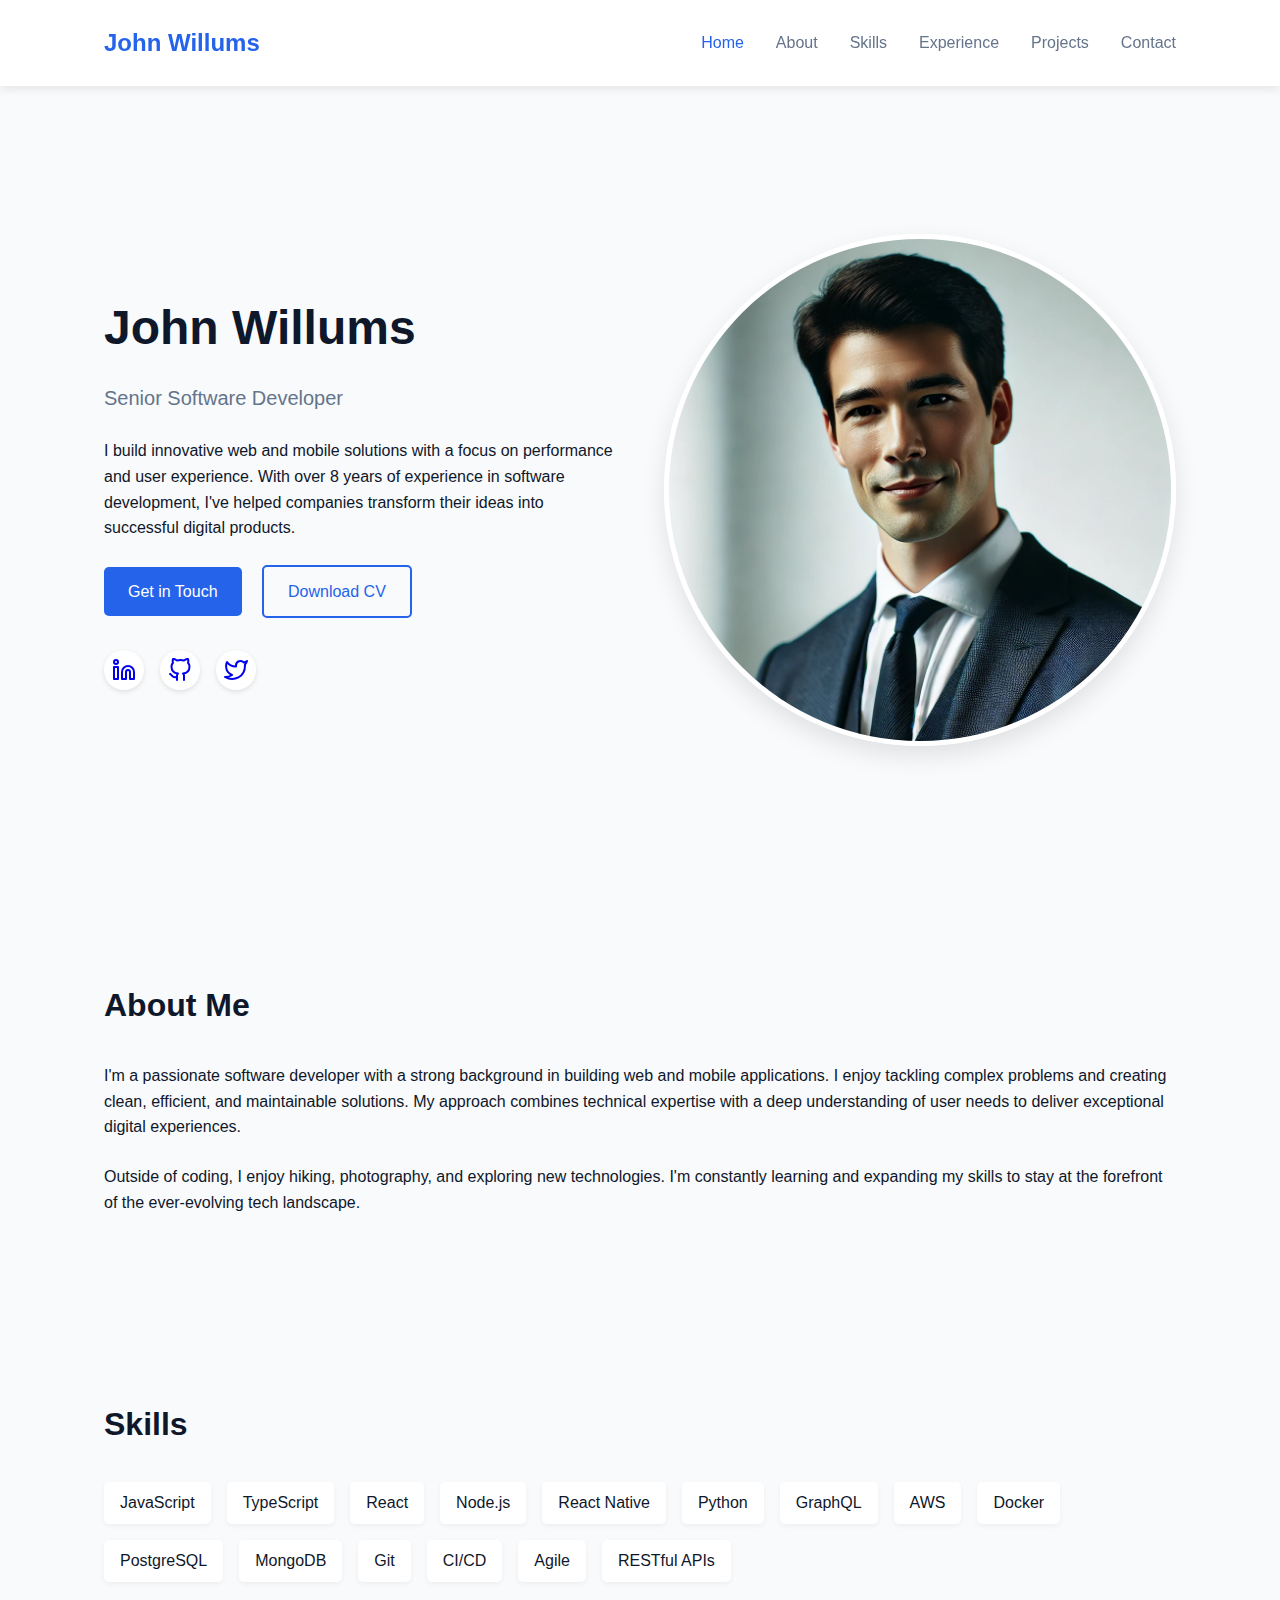
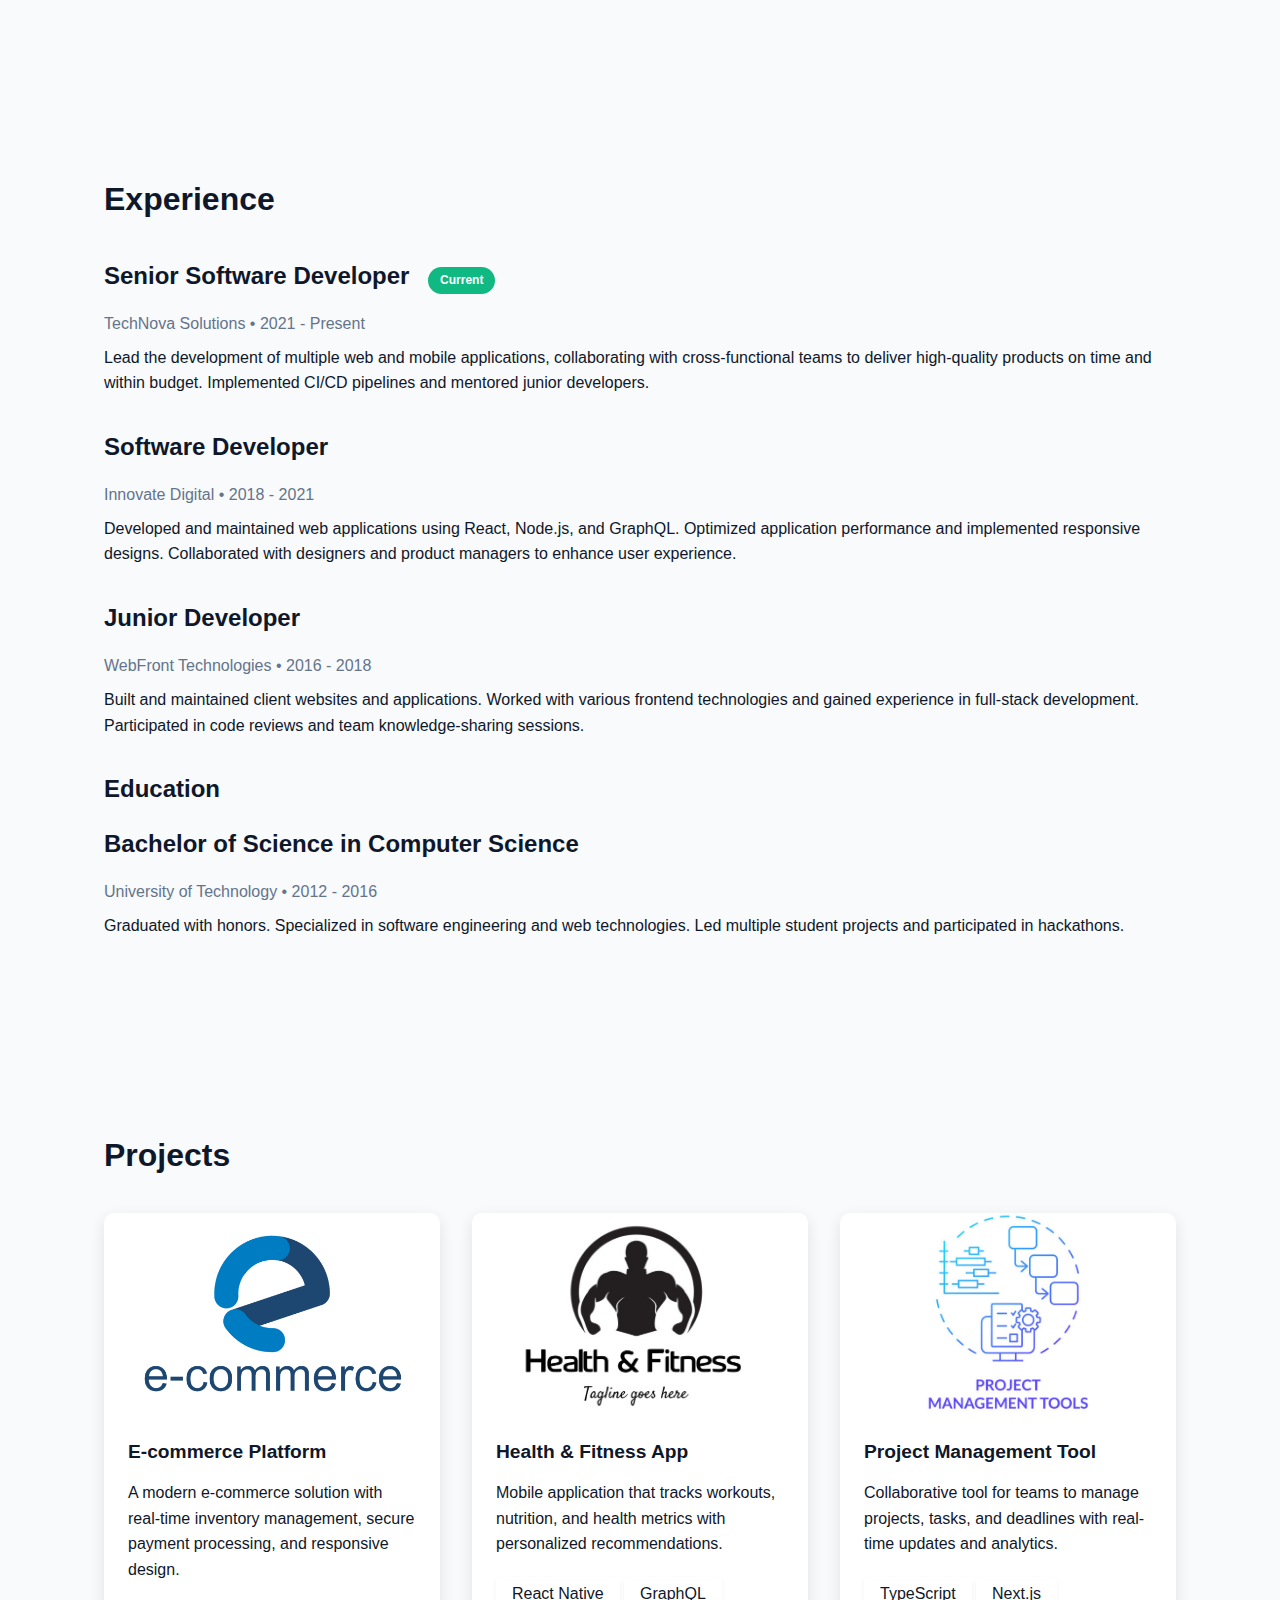
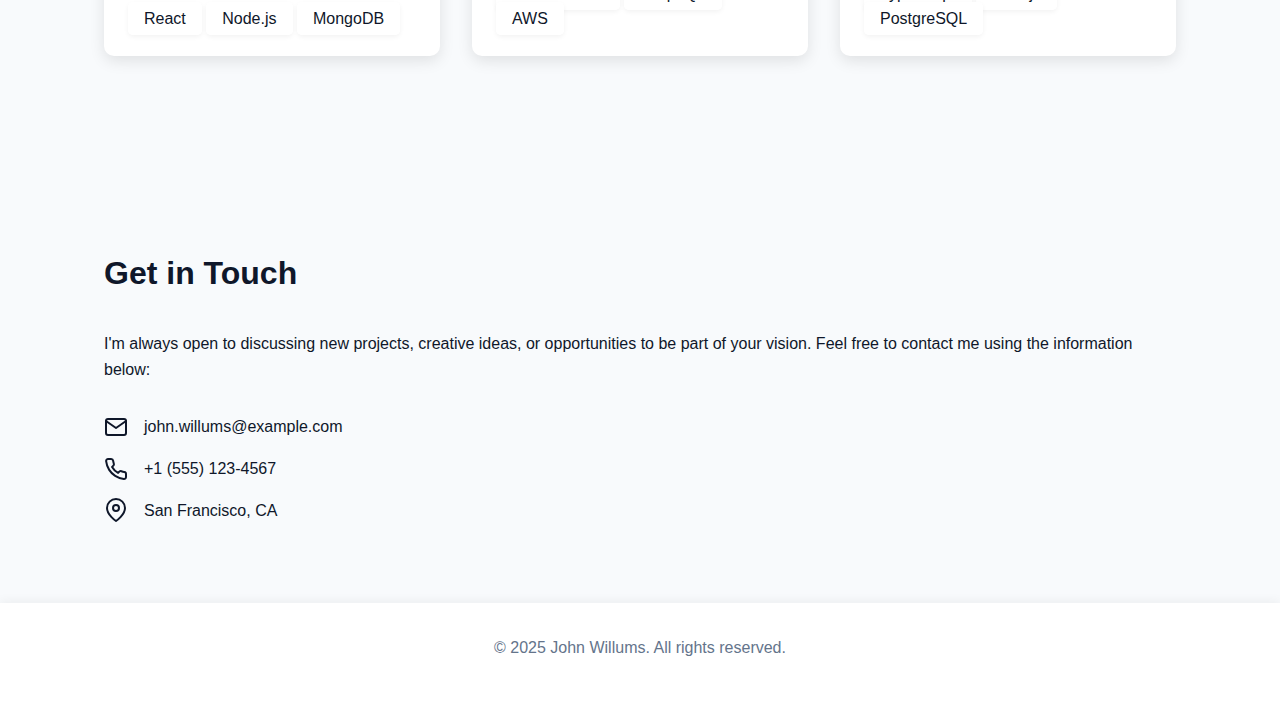
<file: Portfolio/index.html>
<!DOCTYPE html>
<html lang="en">

<head>
    <meta charset="UTF-8">
    <meta name="viewport" content="width=device-width, initial-scale=1.0">
    <title>John Willums | Portfolio</title>
    <style>
        :root {
            --primary: #2563eb;
            --primary-dark: #1d4ed8;
            --secondary: #64748b;
            --light: #f8fafc;
            --dark: #0f172a;
            --success: #10b981;
        }

        * {
            margin: 0;
            padding: 0;
            box-sizing: border-box;
            font-family: 'Segoe UI', Tahoma, Geneva, Verdana, sans-serif;
            scroll-behavior: smooth;
        }

        body {
            background-color: var(--light);
            color: var(--dark);
            line-height: 1.6;
        }

        header {
            background-color: white;
            box-shadow: 0 2px 10px rgba(0, 0, 0, 0.1);
            position: fixed;
            width: 100%;
            z-index: 100;
        }

        nav {
            display: flex;
            justify-content: space-between;
            align-items: center;
            padding: 1.5rem 5%;
            max-width: 1200px;
            margin: 0 auto;
        }

        .logo {
            font-weight: 700;
            font-size: 1.5rem;
            color: var(--primary);
        }

        .nav-links {
            display: flex;
            gap: 2rem;
        }

        .nav-links a {
            text-decoration: none;
            color: var(--secondary);
            font-weight: 500;
            transition: color 0.3s;
        }

        .nav-links a:hover,
        .nav-links a.active {
            color: var(--primary);
        }

        .mobile-nav-toggle {
            display: none;
            background: none;
            border: none;
            font-size: 1.5rem;
            cursor: pointer;
            color: var(--secondary);
        }

        section {
            padding: 5rem 5%;
            max-width: 1200px;
            margin: 0 auto;
        }

        #hero {
            padding-top: 10rem;
            display: flex;
            align-items: center;
            gap: 3rem;
            min-height: 100vh;
        }

        .hero-content {
            flex: 1;
        }

        .hero-image {
            flex: 1;
            display: flex;
            justify-content: center;
        }

        .hero-image img {
            max-width: 100%;
            height: auto;
            border-radius: 50%;
            border: 5px solid white;
            box-shadow: 0 10px 25px rgba(0, 0, 0, 0.1);
        }

        h1 {
            font-size: 3rem;
            margin-bottom: 1rem;
            color: var(--dark);
        }

        h2 {
            font-size: 2rem;
            margin-bottom: 2rem;
            color: var(--dark);
        }

        h3 {
            font-size: 1.5rem;
            margin-bottom: 1rem;
            color: var(--dark);
        }

        .title {
            color: var(--secondary);
            font-size: 1.25rem;
            margin-bottom: 1.5rem;
        }

        p {
            margin-bottom: 1.5rem;
        }

        .btn {
            display: inline-block;
            padding: 0.75rem 1.5rem;
            background-color: var(--primary);
            color: white;
            text-decoration: none;
            border-radius: 5px;
            font-weight: 500;
            transition: background-color 0.3s;
        }

        .btn:hover {
            background-color: var(--primary-dark);
        }

        .btn-outline {
            background-color: transparent;
            border: 2px solid var(--primary);
            color: var(--primary);
        }

        .btn-outline:hover {
            background-color: var(--primary);
            color: white;
        }

        .skills {
            display: flex;
            flex-wrap: wrap;
            gap: 1rem;
            margin: 2rem 0;
        }

        .skill {
            background-color: white;
            padding: 0.5rem 1rem;
            border-radius: 5px;
            box-shadow: 0 2px 5px rgba(0, 0, 0, 0.05);
        }

        .projects {
            display: grid;
            grid-template-columns: repeat(auto-fill, minmax(300px, 1fr));
            gap: 2rem;
            margin: 2rem 0;
        }

        .project-card {
            background-color: white;
            border-radius: 10px;
            overflow: hidden;
            box-shadow: 0 5px 15px rgba(0, 0, 0, 0.1);
            transition: transform 0.3s;
        }

        .project-card:hover {
            transform: translateY(-5px);
        }

        .project-image {
            height: 200px;
            /* background-color: var(--secondary); */
            display: flex;
            justify-content: center;
            align-items: center;
            color: white;
            font-weight: 700;
            overflow: hidden;
        }

        .project-image img {
            width: 100%;
            height: 100%;
            object-fit: cover;
        }

        .project-content {
            padding: 1.5rem;
        }

        .project-title {
            font-size: 1.2rem;
            margin-bottom: 0.75rem;
        }

        .social-links {
            display: flex;
            gap: 1rem;
            margin-top: 2rem;
        }

        .social-link {
            width: 40px;
            height: 40px;
            border-radius: 50%;
            background-color: white;
            display: flex;
            justify-content: center;
            align-items: center;
            box-shadow: 0 2px 5px rgba(0, 0, 0, 0.1);
            transition: transform 0.3s;
        }

        .social-link:hover {
            transform: translateY(-3px);
        }

        footer {
            background-color: white;
            padding: 2rem 5%;
            text-align: center;
            color: var(--secondary);
            box-shadow: 0 -2px 10px rgba(0, 0, 0, 0.05);
        }

        .experience-item,
        .education-item {
            margin-bottom: 2rem;
        }

        .exp-date,
        .edu-date {
            color: var(--secondary);
            margin-bottom: 0.5rem;
            font-weight: 500;
        }

        .badge {
            display: inline-block;
            padding: 0.25rem 0.75rem;
            background-color: var(--success);
            color: white;
            border-radius: 999px;
            font-size: 0.75rem;
            font-weight: 600;
            margin-left: 0.75rem;
        }

        @media screen and (max-width: 768px) {
            #hero {
                flex-direction: column-reverse;
                text-align: center;
                padding-top: 8rem;
            }

            .hero-image {
                margin-bottom: 2rem;
            }

            .mobile-nav-toggle {
                display: block;
            }

            .nav-links {
                display: none;
                position: absolute;
                top: 100%;
                left: 0;
                width: 100%;
                flex-direction: column;
                gap: 0;
                background-color: white;
                box-shadow: 0 5px 10px rgba(0, 0, 0, 0.1);
            }

            .nav-links.active {
                display: flex;
            }

            .nav-links a {
                padding: 1rem 5%;
                display: block;
                width: 100%;
                text-align: center;
            }
        }
    </style>
</head>

<body>
    <header>
        <nav>
            <div class="logo">John Willums</div>
            <div class="nav-links" id="navLinks">
                <a href="#hero" class="active">Home</a>
                <a href="#about">About</a>
                <a href="#skills">Skills</a>
                <a href="#experience">Experience</a>
                <a href="#projects">Projects</a>
                <a href="#contact">Contact</a>
            </div>
            <button class="mobile-nav-toggle" id="mobileNavToggle">
                ☰
            </button>
        </nav>
    </header>

    <main>
        <section id="hero">
            <div class="hero-content">
                <h1>John Willums</h1>
                <p class="title">Senior Software Developer</p>
                <p>I build innovative web and mobile solutions with a focus on performance and user experience. With
                    over 8 years of experience in software development, I've helped companies transform their ideas into
                    successful digital products.</p>
                <div>
                    <a href="#contact" class="btn">Get in Touch</a>
                    <a href="#" class="btn btn-outline" style="margin-left: 1rem;" id="downloadCV">Download CV</a>
                </div>
                <div class="social-links">
                    <a href="#" class="social-link">
                        <svg xmlns="http://www.w3.org/2000/svg" width="24" height="24" viewBox="0 0 24 24" fill="none"
                            stroke="currentColor" stroke-width="2" stroke-linecap="round" stroke-linejoin="round">
                            <path d="M16 8a6 6 0 0 1 6 6v7h-4v-7a2 2 0 0 0-2-2 2 2 0 0 0-2 2v7h-4v-7a6 6 0 0 1 6-6z">
                            </path>
                            <rect x="2" y="9" width="4" height="12"></rect>
                            <circle cx="4" cy="4" r="2"></circle>
                        </svg>
                    </a>
                    <a href="#" class="social-link">
                        <svg xmlns="http://www.w3.org/2000/svg" width="24" height="24" viewBox="0 0 24 24" fill="none"
                            stroke="currentColor" stroke-width="2" stroke-linecap="round" stroke-linejoin="round">
                            <path
                                d="M9 19c-5 1.5-5-2.5-7-3m14 6v-3.87a3.37 3.37 0 0 0-.94-2.61c3.14-.35 6.44-1.54 6.44-7A5.44 5.44 0 0 0 20 4.77 5.07 5.07 0 0 0 19.91 1S18.73.65 16 2.48a13.38 13.38 0 0 0-7 0C6.27.65 5.09 1 5.09 1A5.07 5.07 0 0 0 5 4.77a5.44 5.44 0 0 0-1.5 3.78c0 5.42 3.3 6.61 6.44 7A3.37 3.37 0 0 0 9 18.13V22">
                            </path>
                        </svg>
                    </a>
                    <a href="#" class="social-link">
                        <svg xmlns="http://www.w3.org/2000/svg" width="24" height="24" viewBox="0 0 24 24" fill="none"
                            stroke="currentColor" stroke-width="2" stroke-linecap="round" stroke-linejoin="round">
                            <path
                                d="M23 3a10.9 10.9 0 0 1-3.14 1.53 4.48 4.48 0 0 0-7.86 3v1A10.66 10.66 0 0 1 3 4s-4 9 5 13a11.64 11.64 0 0 1-7 2c9 5 20 0 20-11.5a4.5 4.5 0 0 0-.08-.83A7.72 7.72 0 0 0 23 3z">
                            </path>
                        </svg>
                    </a>
                </div>
            </div>
            <div class="hero-image">
                <img src="dem.webp" alt="John Willums">
            </div>
        </section>

        <section id="about">
            <h2>About Me</h2>
            <p>I'm a passionate software developer with a strong background in building web and mobile applications. I
                enjoy tackling complex problems and creating clean, efficient, and maintainable solutions. My approach
                combines technical expertise with a deep understanding of user needs to deliver exceptional digital
                experiences.</p>
            <p>Outside of coding, I enjoy hiking, photography, and exploring new technologies. I'm constantly learning
                and expanding my skills to stay at the forefront of the ever-evolving tech landscape.</p>
        </section>

        <section id="skills">
            <h2>Skills</h2>
            <div class="skills">
                <div class="skill">JavaScript</div>
                <div class="skill">TypeScript</div>
                <div class="skill">React</div>
                <div class="skill">Node.js</div>
                <div class="skill">React Native</div>
                <div class="skill">Python</div>
                <div class="skill">GraphQL</div>
                <div class="skill">AWS</div>
                <div class="skill">Docker</div>
                <div class="skill">PostgreSQL</div>
                <div class="skill">MongoDB</div>
                <div class="skill">Git</div>
                <div class="skill">CI/CD</div>
                <div class="skill">Agile</div>
                <div class="skill">RESTful APIs</div>
            </div>
        </section>

        <section id="experience">
            <h2>Experience</h2>

            <div class="experience-item">
                <h3>Senior Software Developer <span class="badge">Current</span></h3>
                <div class="exp-date">TechNova Solutions • 2021 - Present</div>
                <p>Lead the development of multiple web and mobile applications, collaborating with cross-functional
                    teams to deliver high-quality products on time and within budget. Implemented CI/CD pipelines and
                    mentored junior developers.</p>
            </div>

            <div class="experience-item">
                <h3>Software Developer</h3>
                <div class="exp-date">Innovate Digital • 2018 - 2021</div>
                <p>Developed and maintained web applications using React, Node.js, and GraphQL. Optimized application
                    performance and implemented responsive designs. Collaborated with designers and product managers to
                    enhance user experience.</p>
            </div>

            <div class="experience-item">
                <h3>Junior Developer</h3>
                <div class="exp-date">WebFront Technologies • 2016 - 2018</div>
                <p>Built and maintained client websites and applications. Worked with various frontend technologies and
                    gained experience in full-stack development. Participated in code reviews and team knowledge-sharing
                    sessions.</p>
            </div>

            <h3>Education</h3>
            <div class="education-item">
                <h3>Bachelor of Science in Computer Science</h3>
                <div class="edu-date">University of Technology • 2012 - 2016</div>
                <p>Graduated with honors. Specialized in software engineering and web technologies. Led multiple student
                    projects and participated in hackathons.</p>
            </div>
        </section>

        <section id="projects">
            <h2>Projects</h2>
            <div class="projects">
                <div class="project-card">
                    <div class="project-image">
                        <img src="c8da0175e9dba0109e4baaca8753b277.png" alt="E-commerce Platform" style="width: 80%;">
                    </div>
                    <div class="project-content">
                        <h3 class="project-title">E-commerce Platform</h3>
                        <p>A modern e-commerce solution with real-time inventory management, secure payment processing,
                            and responsive design.</p>
                        <div>
                            <span class="skill">React</span>
                            <span class="skill">Node.js</span>
                            <span class="skill">MongoDB</span>
                        </div>
                    </div>
                </div>

                <div class="project-card">
                    <div class="project-image">
                        <img src="img1.jpg" alt="Health & Fitness App">
                    </div>
                    <div class="project-content">
                        <h3 class="project-title">Health & Fitness App</h3>
                        <p>Mobile application that tracks workouts, nutrition, and health metrics with personalized
                            recommendations.</p>
                        <div>
                            <span class="skill">React Native</span>
                            <span class="skill">GraphQL</span>
                            <span class="skill">AWS</span>
                        </div>
                    </div>
                </div>

                <div class="project-card">
                    <div class="project-image">
                        <img src="istockphoto-1496029848-612x612.jpg" alt="Project Management Tool" style="width: 80%;">
                    </div>
                    <div class="project-content">
                        <h3 class="project-title">Project Management Tool</h3>
                        <p>Collaborative tool for teams to manage projects, tasks, and deadlines with real-time updates
                            and analytics.</p>
                        <div>
                            <span class="skill">TypeScript</span>
                            <span class="skill">Next.js</span>
                            <span class="skill">PostgreSQL</span>
                        </div>
                    </div>
                </div>
            </div>
        </section>

        <section id="contact">
            <h2>Get in Touch</h2>
            <p>I'm always open to discussing new projects, creative ideas, or opportunities to be part of your vision.
                Feel free to contact me using the information below:</p>
            <div style="display: flex; flex-direction: column; gap: 1rem; margin-top: 2rem;">
                <div style="display: flex; align-items: center; gap: 1rem;">
                    <svg xmlns="http://www.w3.org/2000/svg" width="24" height="24" viewBox="0 0 24 24" fill="none"
                        stroke="currentColor" stroke-width="2" stroke-linecap="round" stroke-linejoin="round">
                        <path d="M4 4h16c1.1 0 2 .9 2 2v12c0 1.1-.9 2-2 2H4c-1.1 0-2-.9-2-2V6c0-1.1.9-2 2-2z"></path>
                        <polyline points="22,6 12,13 2,6"></polyline>
                    </svg>
                    <span>john.willums@example.com</span>
                </div>
                <div style="display: flex; align-items: center; gap: 1rem;">
                    <svg xmlns="http://www.w3.org/2000/svg" width="24" height="24" viewBox="0 0 24 24" fill="none"
                        stroke="currentColor" stroke-width="2" stroke-linecap="round" stroke-linejoin="round">
                        <path
                            d="M22 16.92v3a2 2 0 0 1-2.18 2 19.79 19.79 0 0 1-8.63-3.07 19.5 19.5 0 0 1-6-6 19.79 19.79 0 0 1-3.07-8.67A2 2 0 0 1 4.11 2h3a2 2 0 0 1 2 1.72 12.84 12.84 0 0 0 .7 2.81 2 2 0 0 1-.45 2.11L8.09 9.91a16 16 0 0 0 6 6l1.27-1.27a2 2 0 0 1 2.11-.45 12.84 12.84 0 0 0 2.81.7A2 2 0 0 1 22 16.92z">
                        </path>
                    </svg>
                    <span>+1 (555) 123-4567</span>
                </div>
                <div style="display: flex; align-items: center; gap: 1rem;">
                    <svg xmlns="http://www.w3.org/2000/svg" width="24" height="24" viewBox="0 0 24 24" fill="none"
                        stroke="currentColor" stroke-width="2" stroke-linecap="round" stroke-linejoin="round">
                        <path d="M21 10c0 7-9 13-9 13s-9-6-9-13a9 9 0 0 1 18 0z"></path>
                        <circle cx="12" cy="10" r="3"></circle>
                    </svg>
                    <span>San Francisco, CA</span>
                </div>
            </div>
        </section>
    </main>

    <footer>
        <p>&copy; 2025 John Willums. All rights reserved.</p>
    </footer>

    <script>
        document.addEventListener('DOMContentLoaded', function () {
            // Mobile navigation toggle
            const mobileNavToggle = document.getElementById('mobileNavToggle');
            const navLinks = document.getElementById('navLinks');

            mobileNavToggle.addEventListener('click', function () {
                navLinks.classList.toggle('active');
            });

            // Navigation active state
            const sections = document.querySelectorAll('section');
            const navItems = document.querySelectorAll('.nav-links a');

            window.addEventListener('scroll', function () {
                let current = '';

                sections.forEach(section => {
                    const sectionTop = section.offsetTop;
                    const sectionHeight = section.clientHeight;
                    if (pageYOffset >= (sectionTop - 200)) {
                        current = section.getAttribute('id');
                    }
                });

                navItems.forEach(item => {
                    item.classList.remove('active');
                    if (item.getAttribute('href').substring(1) === current) {
                        item.classList.add('active');
                    }
                });
            });

            // Download CV functionality
            document.getElementById('downloadCV').addEventListener('click', function (e) {
                e.preventDefault();

                // Create some dummy CV content
                const cvContent = `
                JOHN WILLUMS
                Senior Software Developer
                john.willums@example.com | +1 (555) 123-4567 | San Francisco, CA
                
                PROFESSIONAL EXPERIENCE
                
                Senior Software Developer
                TechNova Solutions | 2021 - Present
                • Led the development of multiple web and mobile applications
                • Implemented CI/CD pipelines for automated testing and deployment
                • Mentored junior developers and conducted code reviews
                • Collaborated with cross-functional teams to deliver high-quality products
                
                Software Developer
                Innovate Digital | 2018 - 2021
                • Developed and maintained web applications using React, Node.js, and GraphQL
                • Optimized application performance and implemented responsive designs
                • Worked closely with designers and product managers to enhance user experience
                
                Junior Developer
                WebFront Technologies | 2016 - 2018
                • Built and maintained client websites and applications
                • Worked with various frontend technologies
                • Gained experience in full-stack development
                • Participated in code reviews and team knowledge-sharing sessions
                
                EDUCATION
                
                Bachelor of Science in Computer Science
                University of Technology | 2012 - 2016
                • Graduated with honors
                • Specialized in software engineering and web technologies
                • Led multiple student projects and participated in hackathons
                
                SKILLS
                
                Programming Languages: JavaScript, TypeScript, Python, HTML, CSS
                Frameworks & Libraries: React, Node.js, Express, React Native, Next.js
                Databases: PostgreSQL, MongoDB, MySQL
                Cloud Services: AWS, Google Cloud Platform
                Tools & Methodologies: Git, Docker, CI/CD, Agile, Scrum
                
                PROJECTS
                
                E-commerce Platform
                A modern e-commerce solution with real-time inventory management, secure payment processing, and responsive design.
                
                Health & Fitness App
                Mobile application that tracks workouts, nutrition, and health metrics with personalized recommendations.
                
                Project Management Tool
                Collaborative tool for teams to manage projects, tasks, and deadlines with real-time updates and analytics.
                
                CERTIFICATIONS
                
                AWS Certified Developer - Associate
                Certified Scrum Master (CSM)
                Google Cloud Professional Developer
                `;

                // Create a Blob with the CV content
                const blob = new Blob([cvContent], { type: 'text/plain' });

                // Create a download link
                const link = document.createElement('a');
                link.href = URL.createObjectURL(blob);
                link.download = 'John_Willums_CV.txt';

                // Trigger the download
                document.body.appendChild(link);
                link.click();

                // Clean up
                document.body.removeChild(link);
                URL.revokeObjectURL(link.href);
            });
        });
    </script>
</body>

</html>
</file>
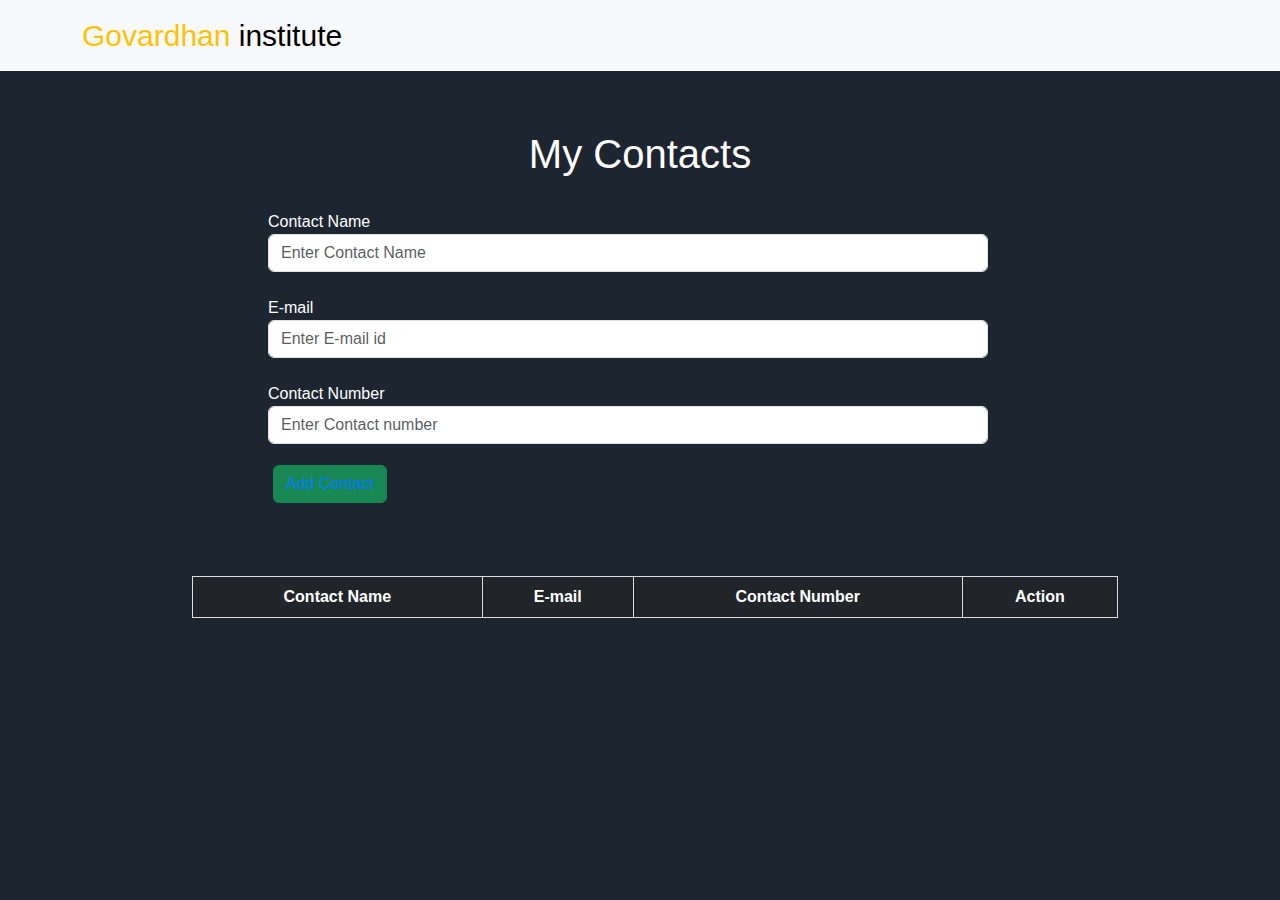
<file: contact.html>
<!DOCTYPE html>
<html lang="en">

<head>
    <meta charset="UTF-8">
    <meta name="viewport" content="width=device-width, initial-scale=1.0">
    <link rel="stylesheet" href="https://cdn.jsdelivr.net/npm/bootstrap-icons@1.11.1/font/bootstrap-icons.css">
    <link href="https://cdn.jsdelivr.net/npm/bootstrap@5.3.2/dist/css/bootstrap.min.css" rel="stylesheet">
    <script src="https://cdn.jsdelivr.net/npm/bootstrap@5.3.2/dist/js/bootstrap.bundle.min.js"></script>
    <script src="https://ajax.googleapis.com/ajax/libs/jquery/3.7.1/jquery.min.js"></script>
    <script src="contact.js"></script>
    <link rel="stylesheet" href="contact.css">

    <title>My Contacts</title>
    <style>
        body {
            font-family: Arial, sans-serif;
        }


        table {
            width: 80%;
            margin: 20px auto;
            border-collapse: collapse;
        }

        table,
        th,
        td {
            border: 1px solid #ddd;
        }

        th,
        td {
            padding: 8px;
            text-align: center;
        }

        th {
            background-color: #f2f2f2;
        }

        .btn {
            text-decoration: none;
            color: #007BFF;
            margin: 5px;
        }
    </style>

</head>

<body style="color: white; background-color: #1d2630;">
    <div id="nav"></div>

    <nav class="navbar navbar-expand-lg bg-body-tertiary fixed-top">
        <div class="container">
            <a style="font-size: 30px;" class="navbar-brand" href="#"> <span class="text-warning">Govardhan</span>
                institute</a>
            <button class="navbar-toggler" type="button" data-bs-toggle="collapse"
                data-bs-target="#navbarSupportedContent" aria-controls="navbarSupportedContent" aria-expanded="false"
                aria-label="Toggle navigation">
                <span class="navbar-toggler-icon"></span>
            </button>
        </div>
    </nav>
    <div class="container " style="margin-top: 130px;">
        <div class="text-center mt-100">
            <h1>My Contacts</h1>
        </div>
        <div class="main row jastify-content-center">
            <form action="" id="content-form" class="row justify-content-center md-4" autocomplete="off">
                <div class="col-8 mt-4">
                    <label for="name">Contact Name</label>
                    <input class="form-control" type="text" id="t1" placeholder="Enter Contact Name">
                </div>
                <div class="col-8 mt-4">
                    <label for="name">E-mail
                    </label>
                    <input class="form-control" type="text" id="t2" placeholder="Enter E-mail id">
                </div>
                <div class="col-8 mt-4">
                    <label for="name">Contact Number</label>
                    <input class="form-control" type="number" id="t3" placeholder="Enter Contact number">
                </div>
                <div class="col-8 mt-3">
                    <input class="btn btn-success add btn" type="button" value="Add Contact" onclick="addContact()">

                </div>
            </form>
            <div class=" col-10 mt-5" style="margin-left: 110px;">
                <table id="ans" class="table table-striped table-dark jastify-content-center">
                    <thead>
                        <tr>
                            <th>Contact Name</th>
                            <th>E-mail</th>
                            <th>Contact Number</th>
                            <th>Action</th>
                        </tr>
                    </thead>
                    <tbody id="cd">
<!--                         <tr>
                            <td>John</td>
                            <td>john@gmail.com</td>
                            <td>1234567890</td>
                            <td>
                                <a href="#" class="btn btn-warning btn-sm Update"><i
                                        class="bi bi-arrow-up-circle-fill"></i></a>
                                <a href="#" class="btn btn-danger btn-sm Delete"><i class="bi bi-trash3"></i></a>
                            </td>
                        </tr>
                        <tr>
                            <td>David</td>
                            <td>david@gmail.com</td>
                            <td>5748392013</td>
                            <td>
                                <a href="#" class="btn btn-warning btn-sm Update"><i
                                        class="bi bi-arrow-up-circle-fill"></i></a>
                                <a href="#" class="btn btn-danger btn-sm Delete"><i class="bi bi-trash3"></i></a>
                            </td>
                        </tr>
                        <tr>
                            <td>William</td>
                            <td>william@gmail.com</td>
                            <td>7654321765</td>
                            <td>
                                <a href="#" class="btn btn-warning btn-sm Update"><i
                                        class="bi bi-arrow-up-circle-fill"></i></a>
                                <a href="#" class="btn btn-danger btn-sm Delete"><i class="bi bi-trash3"></i></a>
                            </td>
                        </tr> -->

                    </tbody>
                </table>
                <!-- <div id="dis"></div> -->

            </div>
            <!-- </div>
        <button onclick="nav()">nav</button>
    </div>

    <input type="text" id="t1" placeholder="Name"><br>
    <input type="email" id="t2" placeholder="Email"><br>
    <input type="text" id="t3" placeholder="Number"><br>
    <input type="button" value="Add Contact" onclick="addContact()">
    <div id="rst"></div> -->

            <!-- 
            <script>
                $(function () {
                    $("#nav").load("nav.html")

                })

            </script> -->

            <div class="popup" id="popup">
                <img src="download (28).png">
                <h2 id="pop"></h2>
                <button type="button" onclick="closepopup()">Ok</button>
            </div>
            <script>

                let popup = document.getElementById("popup");

                function openpopup(a) {
                    document.getElementById("pop").innerHTML = a
                    popup.classList.add("open-popup")
                    // console.log(popup.classList.add("open-popup"));
                }
                function closepopup() {
                    console.log(popup.classList);
                    popup.classList.remove("open-popup")
                }
                let popup2 = document.getElementById("popup");


            </script>


</body>

</html>
</file>
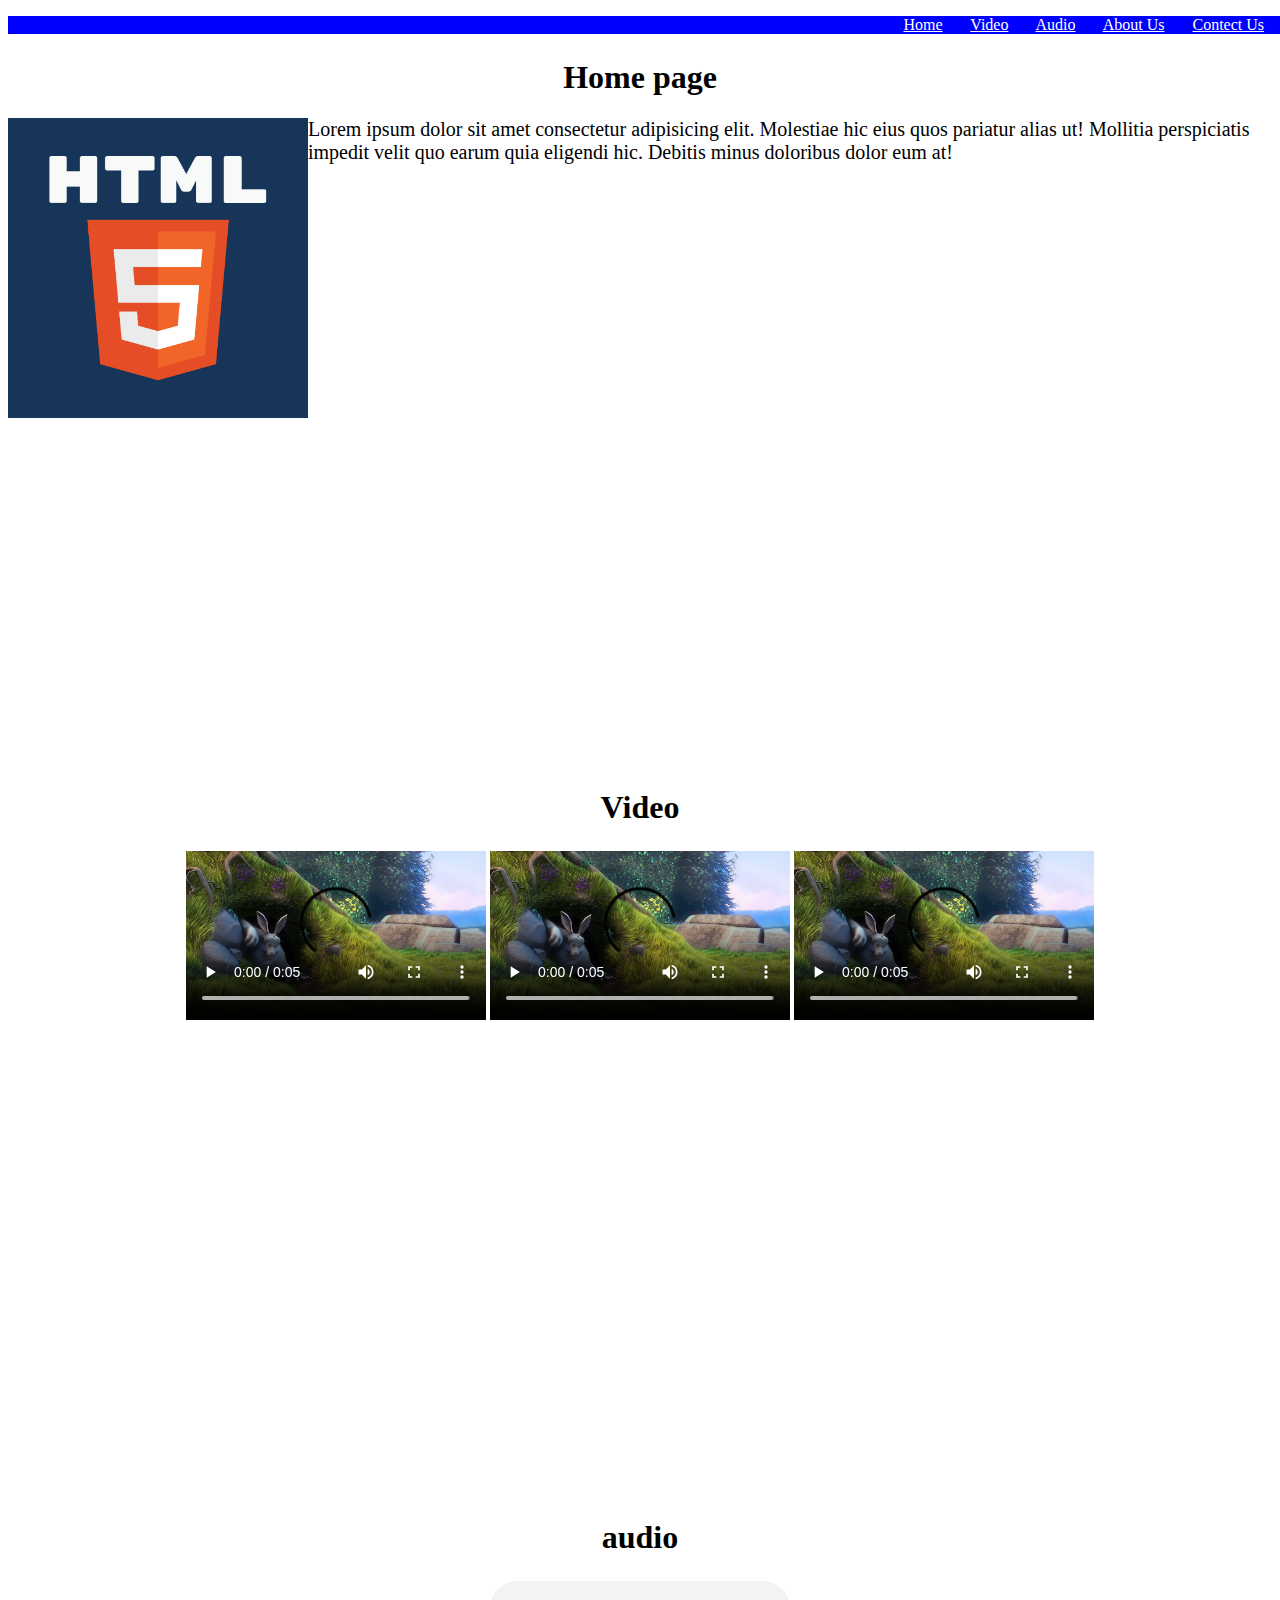
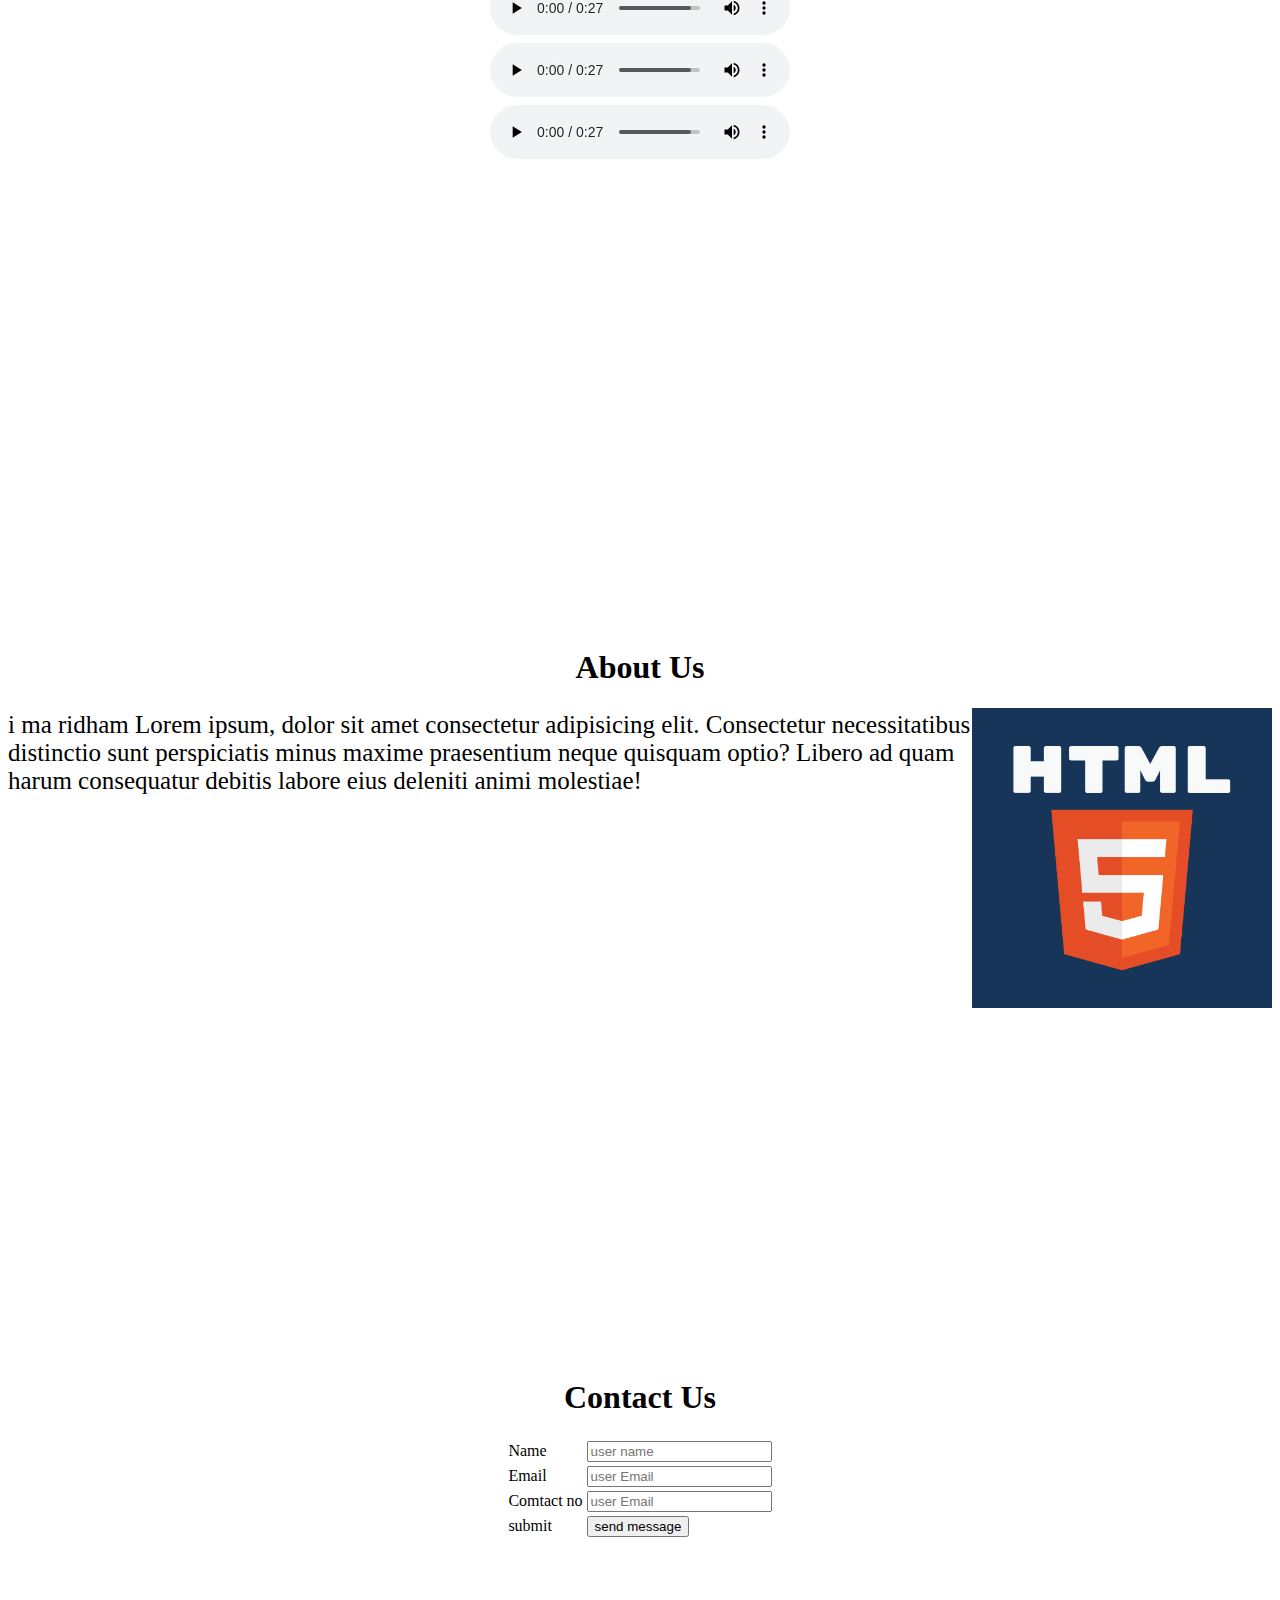
<file: home2.html>
<!DOCTYPE html>
<html lang="en">

<head>
    <title>ridham</title>
    <style>
        div {
            width: 100%;
            height: 700px;
            padding-top: 30px;
        }
    </style>
</head>

<body link="white" vlink="green" alink="red">
    <p align="right" style="background-color: blue;  position: fixed; width: 100%; top: 0;">
        <a href="#home">Home</a>
        &nbsp;&nbsp;&nbsp;&nbsp;&nbsp;
        <a href="#video">Video</a>
        &nbsp;&nbsp;&nbsp;&nbsp;&nbsp;
        <a href="#audio">Audio</a>
        &nbsp;&nbsp;&nbsp;&nbsp;&nbsp;
        <a href="#ab">About Us</a>
        &nbsp;&nbsp;&nbsp;&nbsp;&nbsp;
        <a href="#co">Contect Us</a>
        &nbsp;&nbsp;&nbsp;&nbsp;&nbsp;
    </p>
    <div id="home">
        <center>
            <h1>
                Home page
            </h1>
        </center>
        <img src="./assets/images/html5.png" align="left" style="width: 300px;">
        <p style="font-size: 20px; ">
            Lorem ipsum dolor sit amet consectetur adipisicing elit. Molestiae hic eius quos pariatur alias ut! Mollitia
            perspiciatis impedit velit quo earum quia eligendi hic. Debitis minus doloribus dolor eum at!
        </p>
    </div>
    <div id="video">
        <center>
            <h1>
                Video
            </h1>
            <table>
                <tr>
                    <td>
                        <video style="width: 300px;" controls>
                            <source src="./assets/videos/video1.mp4">
                        </video>
                    </td>
                    <td>
                        <video style="width: 300px;" controls>
                            <source src="./assets/videos/video1.mp4">
                        </video>
                    </td>
                    <td>
                        <video style="width: 300px;" controls>
                            <source src="./assets/videos/video1.mp4">
                        </video>
                    </td>
                </tr>
            </table>
        </center>

    </div>
    <div id="audio">
        <center>
            <h1>
                audio
            </h1>
            <table>
                <tr>
                    <td>
                        <audio style="width: 300px;" controls>
                            <source src="./assets/audios/audio1.mp3">
                        </audio>
                    </td>
                </tr>
                <tr>
                    <td>
                        <audio style="width: 300px;" controls>
                            <source src="/assets/audios/audio1.mp3">
                        </audio>
                    </td>
                </tr>
                <tr>
                    <td>
                        <audio style="width: 300px;" controls>
                            <source src="/assets/audios/audio1.mp3">
                        </audio>
                    </td>
                </tr>
            </table>
        </center>

    </div>
    <div id="ab">
        <center>
            <h1>
                About Us
            </h1>
        </center>
        <img src="./assets/images/html5.png" align="right" style="width: 300px;">

        <p style="font-size: 25px;">
            i ma ridham Lorem ipsum,
            dolor sit amet consectetur adipisicing elit. Consectetur necessitatibus distinctio
            sunt perspiciatis minus maxime praesentium neque quisquam optio? Libero ad quam harum consequatur debitis
            labore eius deleniti animi molestiae!

        </p>
    </div>
    <div id="co">
        <center>
            <h1>
                Contact Us
            </h1>

            <form>
                <table>
                    <tr>
                        <td>Name</td>
                        <td><input type="text" placeholder="user name"></td>
                    </tr>
                    <tr>
                        <td>Email</td>
                        <td><input type="email" placeholder="user Email"></td>
                    </tr>
                    <tr>
                        <td>Comtact no</td>
                        <td><input type="email" placeholder="user Email"></td>
                    </tr>

                    <tr>
                        <td>submit </td>
                        <td><input type="submit" value="send message"></td>
                    </tr>

                </table>
            </form>
        </center>
    </div>
</body>

</html>
</file>
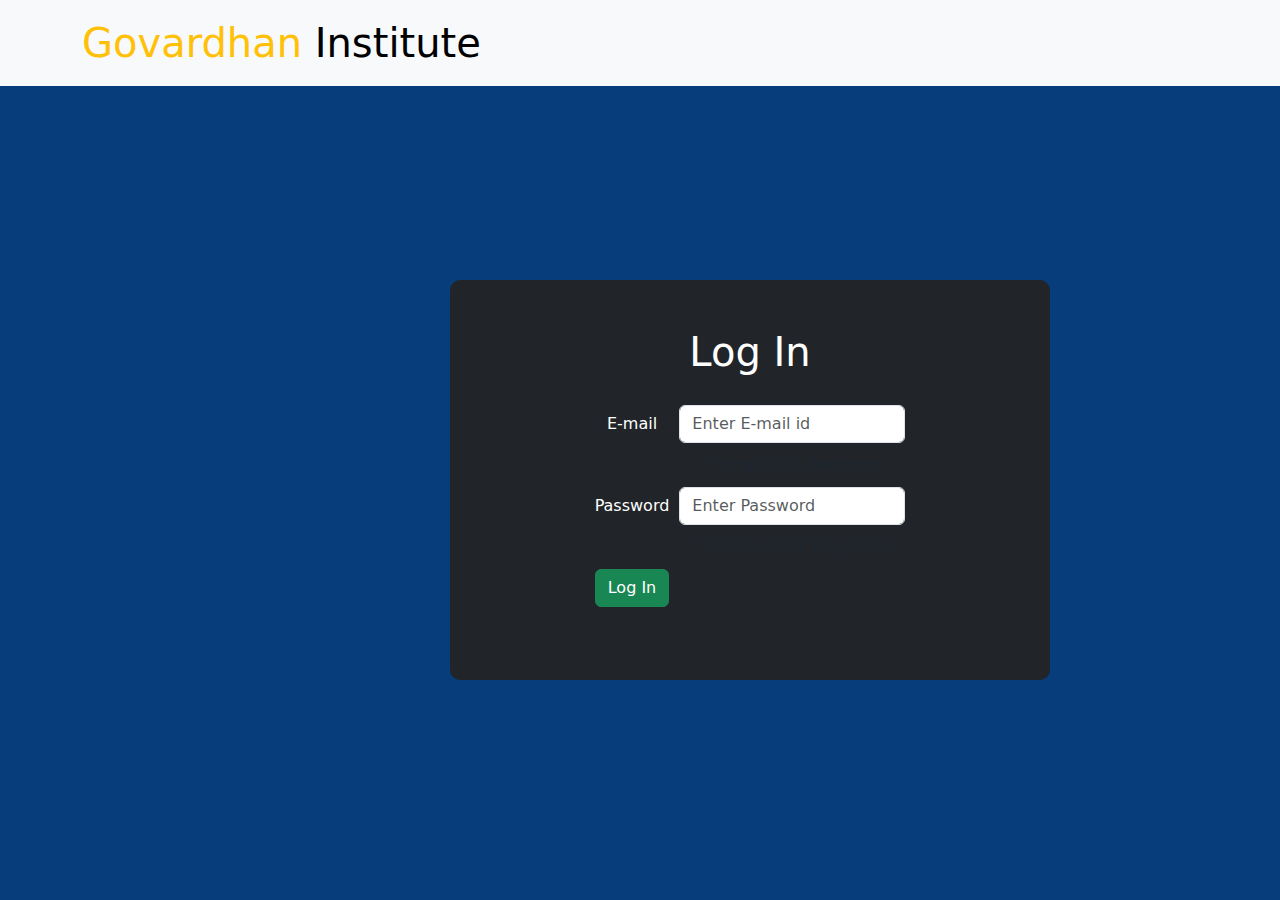
<file: log_in.html>
<!DOCTYPE html>
<html lang="en">

<head>
    <meta charset="UTF-8">
    <meta name="viewport" content="width=device-width, initial-scale=1.0">
    <link href="https://cdn.jsdelivr.net/npm/bootstrap@5.3.2/dist/css/bootstrap.min.css" rel="stylesheet">
    <script src="https://cdn.jsdelivr.net/npm/bootstrap@5.3.2/dist/js/bootstrap.bundle.min.js"></script>
    <script src="https://ajax.googleapis.com/ajax/libs/jquery/3.7.1/jquery.min.js"></script>
    <title>log in page</title>
</head>

<body style="color: white; background-color: #073d7b;">
    <!-- <div id="nav"></div> -->
    <nav class="navbar navbar-expand-lg bg-body-tertiary fixed-top">
        <div class="container">
            <a style="font-size: 40px; margin-right: 100px;" class="navbar-brand" href="#"> <span
                    class="text-warning">Govardhan</span>
                Institute</a>
            <button class="navbar-toggler" type="button" data-bs-toggle="collapse"
                data-bs-target="#navbarSupportedContent" aria-controls="navbarSupportedContent" aria-expanded="false"
                aria-label="Toggle navigation">
                <span class="navbar-toggler-icon"></span>
            </button>
        </div>
    </nav>
    <!-- <div class="container" style="width: 600px;"> -->
    <!-- <div class="row"> -->
    <div class="col-12 col-md-12 col-lg-12" style="margin-top: 280px; width: 600px; margin-left: 450px;">
        <div class="text-white text-center bg-dark p-5" style="border-radius: 10px; height: 400px;">
            <div class="text-center">
                <h1>Log In</h1>
            </div>
            <form action="" id="content-form" class="row d-grid align-items-center justify-content-center mt-4 "
                autocomplete="off">
                <table cellpadding="5px">
                    <tr>
                        <!-- <div class="col-12 mt-4 "> -->
                        <td><label for="name">E-mail</label></td>
                        <td><input class="form-control" type="text" id="t2" placeholder="Enter E-mail id">
                        </td>
                        <!-- </div> -->
                    </tr>
                    <tr>
                        <td></td>
                        <td>
                            <span id="email_err" style="color: #1d2630;">* Email ID Is
                                Required</span>
                        </td>
                    </tr>
                    <tr>
                        <!-- <div class="col-12 mt-4"> -->
                        <td> <label for="name">Password</label></td>
                        <td> <input class="form-control " type="password" id="t3" placeholder="Enter Password">

                        </td>
                        <!-- </div> -->
                    </tr>
                    <tr>
                        <td></td>
                        <td>
                            <span id="pass_err" style="color: #1d2630;">* Password Is
                                Required</span>
                        </td>
                    </tr>
                    <tr>
                        <!-- <div class="col-4 mt-3"> -->
                        <td> <input class="btn btn-success add btn" type="button" value="Log In" onclick="login()">
                        </td>

                        <!-- </div> -->
                    </tr>
                </table>
            </form>
        </div>
    </div>
    </div>
    <script>
        var a = [{ email: "john@gmail.com", password: 'John@123' }]
        function login() {

            var email = document.getElementById("t2").value;
            var password = document.getElementById("t3").value;

            if (email == "") {
                document.getElementById("email_err").style.color = "red"
            }
            else if (password == "") {
                document.getElementById("pass_err").style.color = "red"
            } else {
                if (a[0].email == email && a[0].password == password) {
                    sessionStorage.setItem("Email", email);
                    window.location.href = "https://govardhaninfotech.github.io/Contact-Website-/contact.html"
                    // var contact = {
                    //     email: email,
                    //     password: password
                    // };

                    // a.push(contact);

                }
                else {
                    showalert("email id or password invalid!!")
                }
            }
        }
        console.log(a);
    </script>
</body>

</html>
</file>
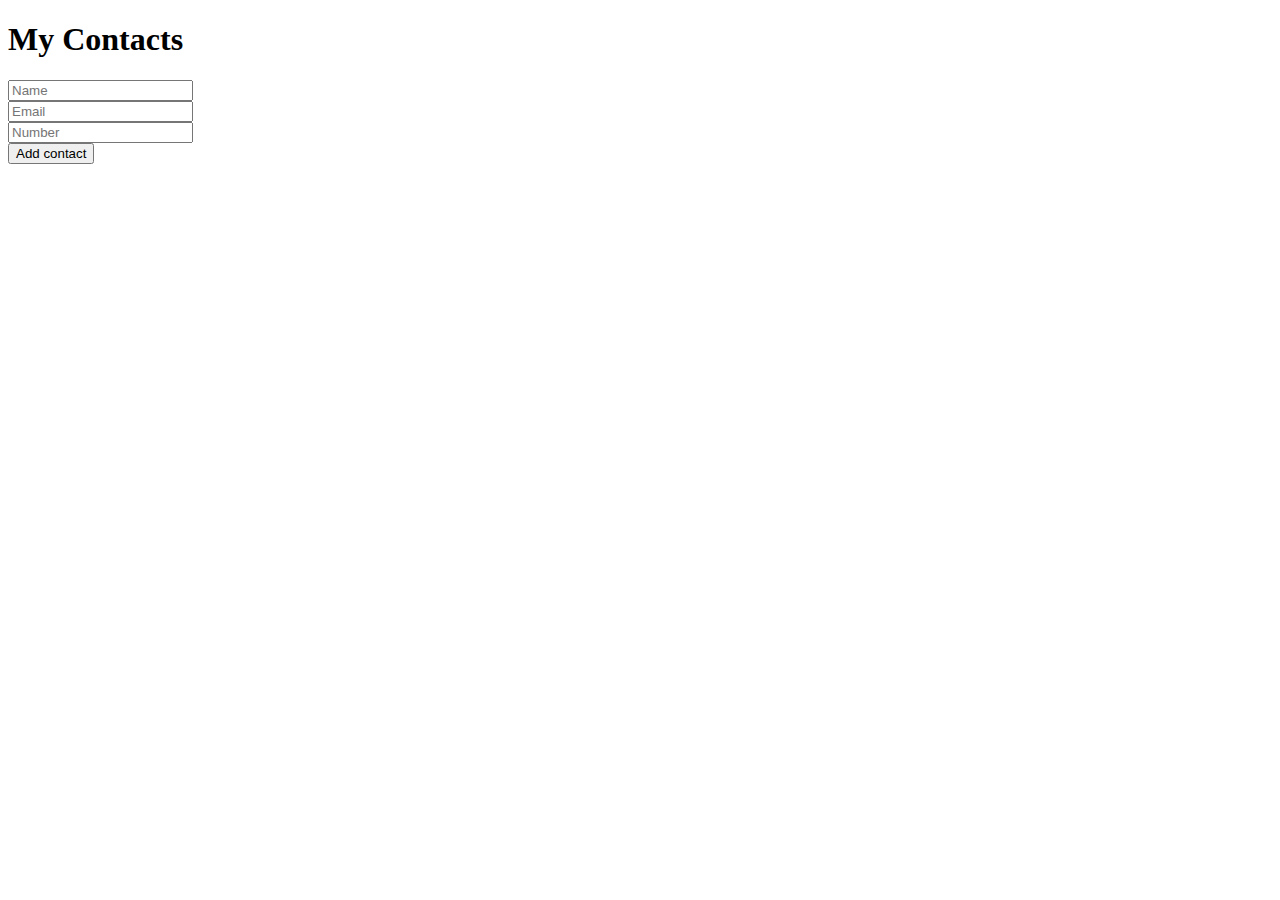
<file: mycontacts.html>
<!DOCTYPE html>
<html lang="en">

<head>
    <meta charset="UTF-8">
    <meta http-equiv="X-UA-Compatible" content="IE=edge">
    <meta name="viewport" content="width=device-width, initial-scale=1.0">
    <title>My Contacts</title>

    <script>
        var contacts = []
        function addTask() {
            var a = document.getElementById("t1").value
            var b = document.getElementById("t2").value
            var c = document.getElementById("t3").value

            var temp = []
            temp['name'] = a
            temp['email'] = b
            temp['contact'] = c
            contacts.push(temp);
            resetFields()
            dispData();
            window.href="https://govardhaninfotech.github.io/Contact-Website-/contact.html"
        }
        function dispData() {
            let output = "<table border=1 cellpadding=10px>";
            output += "<tr>";
            output += "<th>Name</th>";
            output += "<th>Email</th>";
            output += "<th>Contact</th>";

            output += "<th>Update</th>";
            output += "<th>Delete</th>";

            output += "</tr>";

            for (let i = 0; i < contacts.length; i++) {
                output += "<tr>";
                output += "<td>" + contacts[i].name + "</td>";
                output += "<td>" + contacts[i].email + "</td>";
                output += "<td>" + contacts[i].contact + "</td>";
                output += "<td> <a href='#'> update </a> </td>";
                output += "<td> <a href='#'> delete </a> </td>";

                output += "</tr>";
            }
            output += "</table>";
            document.getElementById("rst").innerHTML = output;
        }
        function resetFields() {
            document.getElementById("t1").value = ""
            document.getElementById("t2").value = ""
            document.getElementById("t3").value = ""
        }
    </script>
</head>

<body>
    <h1>My Contacts</h1>
    <input type="text" id="t1" placeholder="Name"><br>
    <input type="email" id="t2" placeholder="Email"><br>
    <input type="number" id="t3" placeholder="Number"><br>
    <input type="button" value="Add contact" onclick="addTask()">
    <div id="rst"></div>
</body>

</html>
</file>
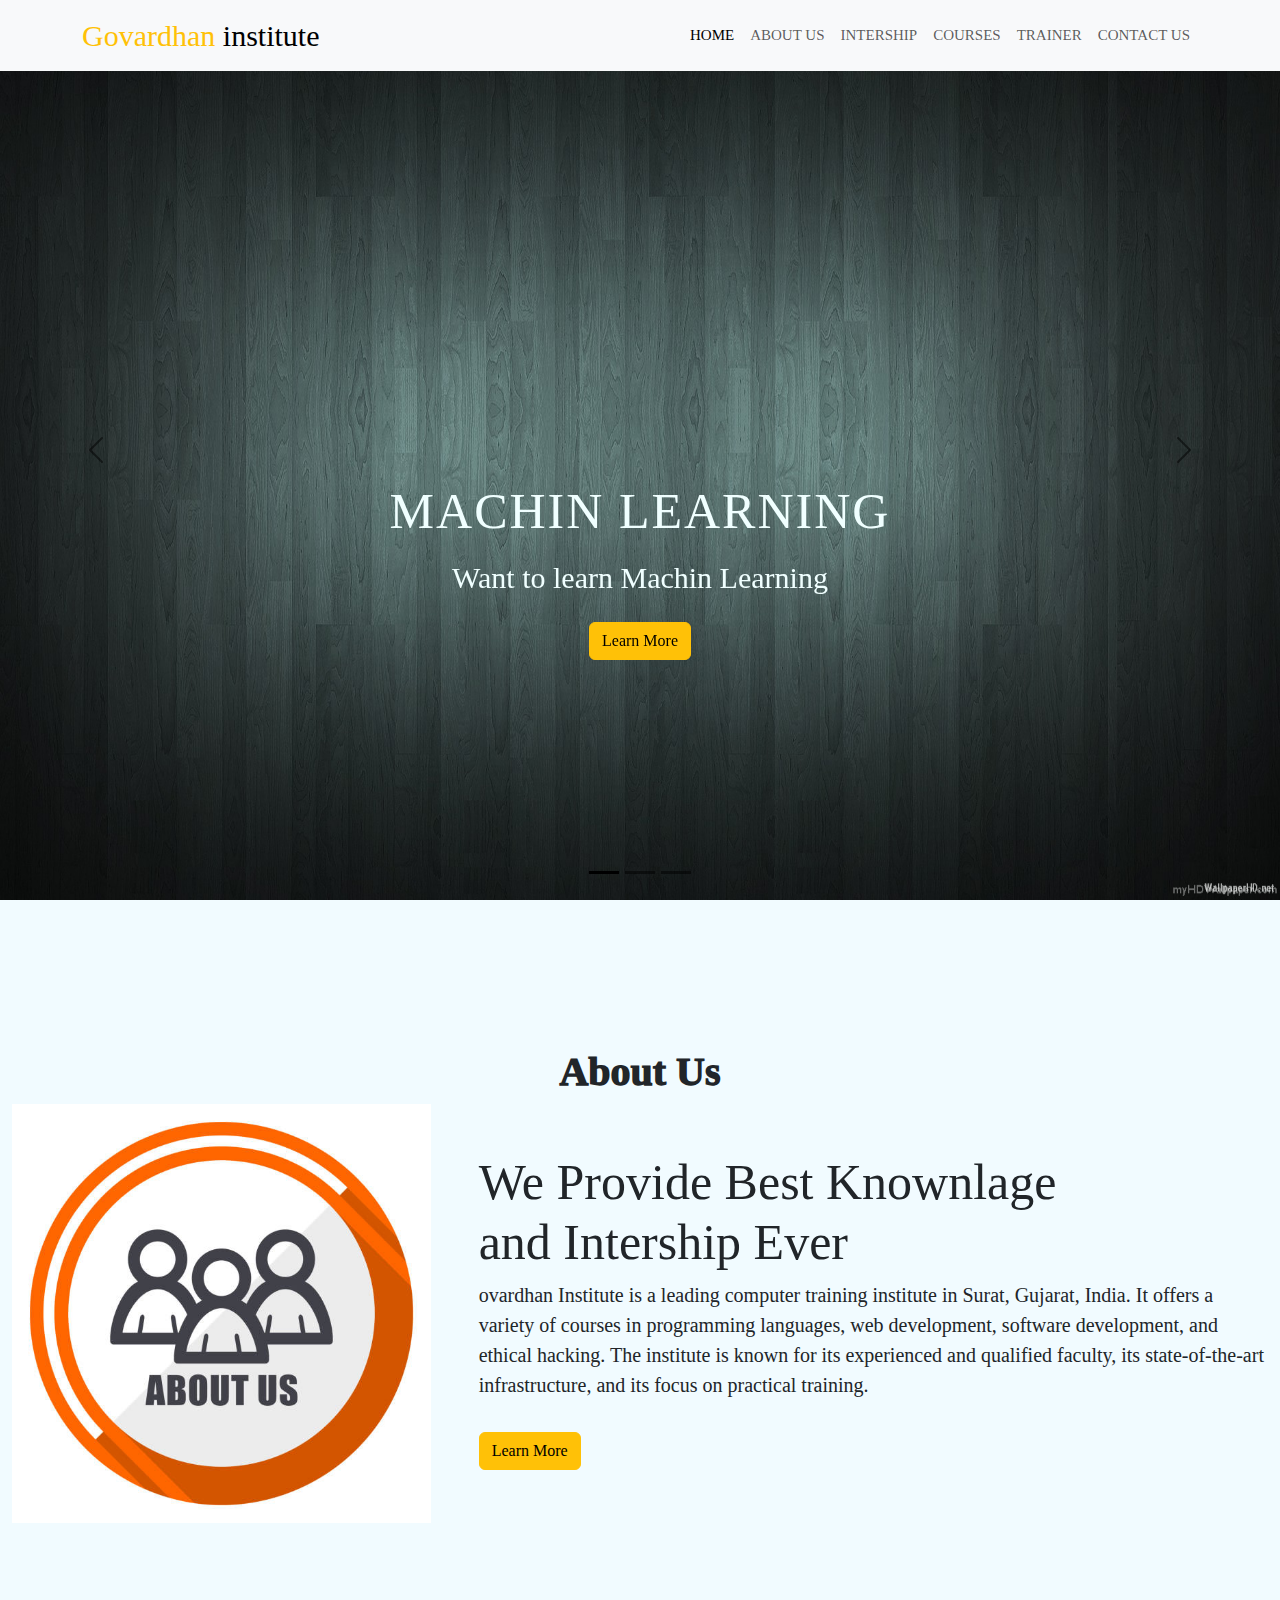
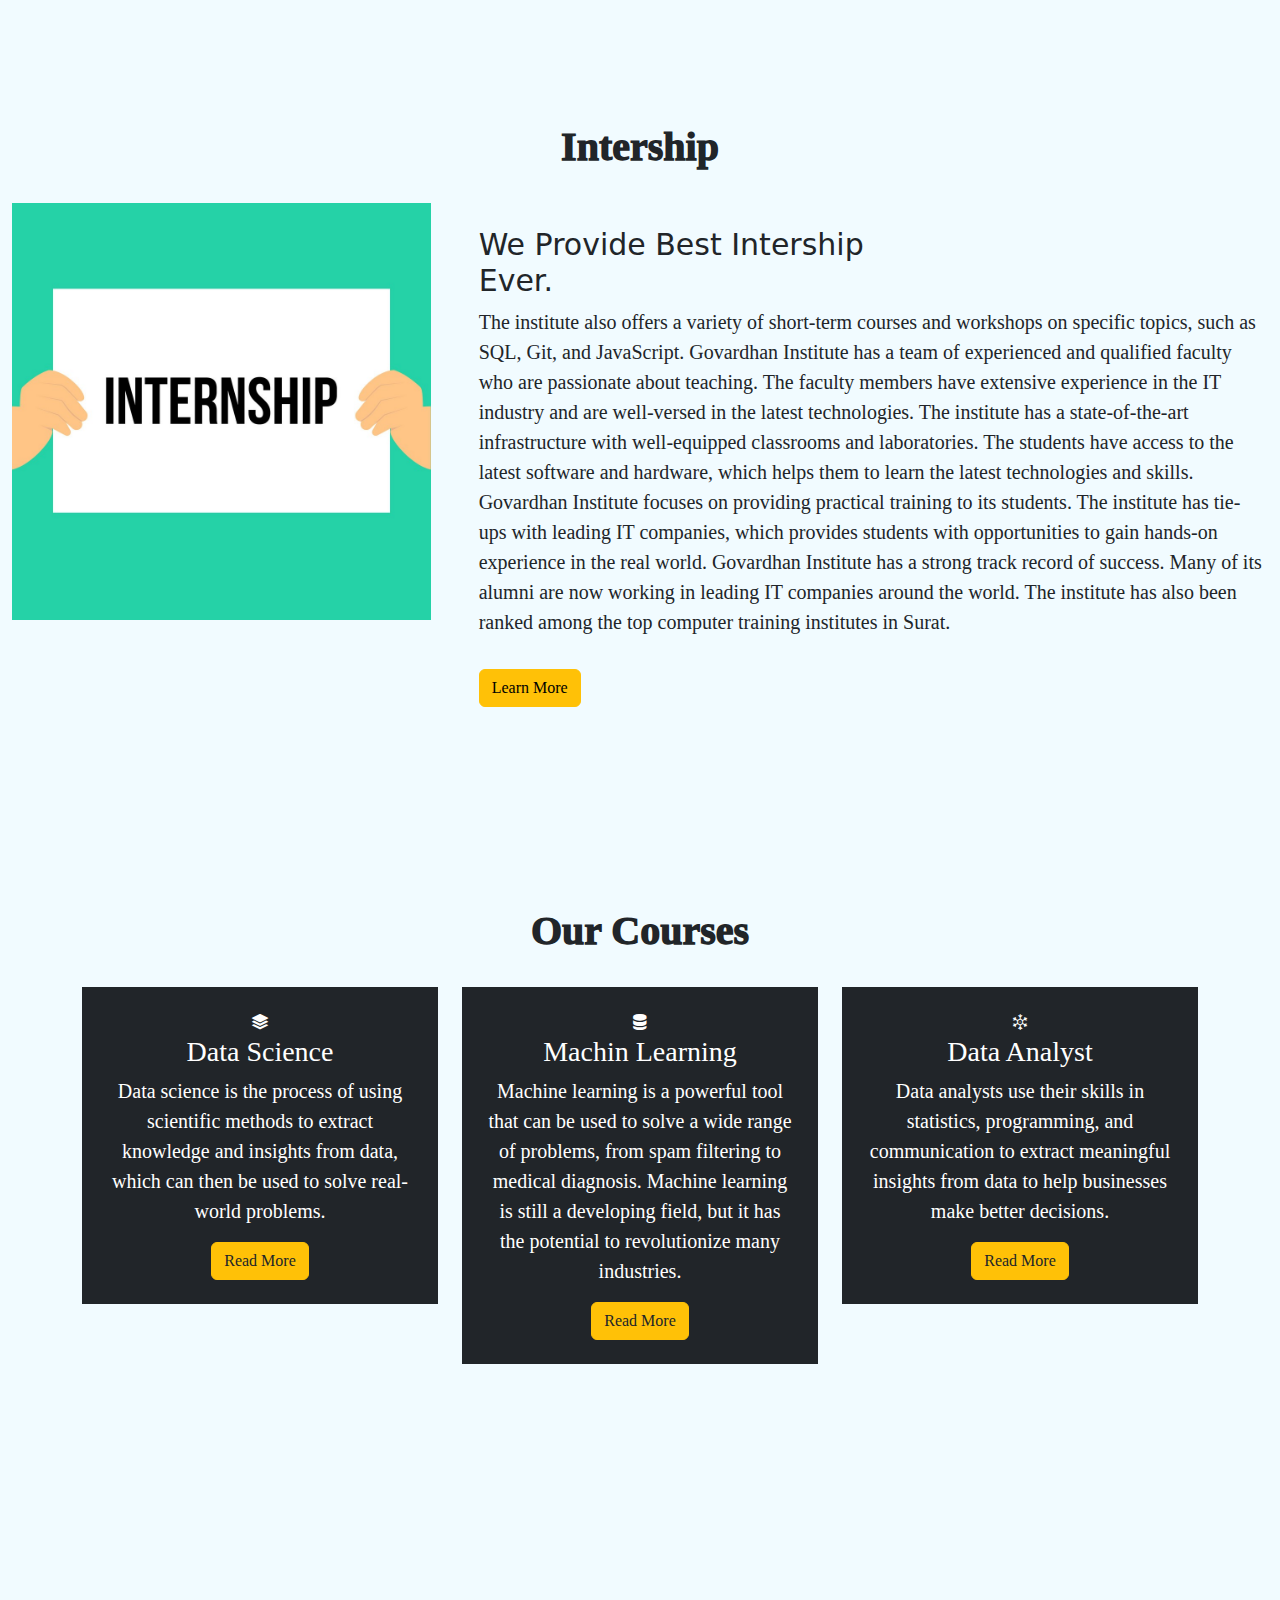
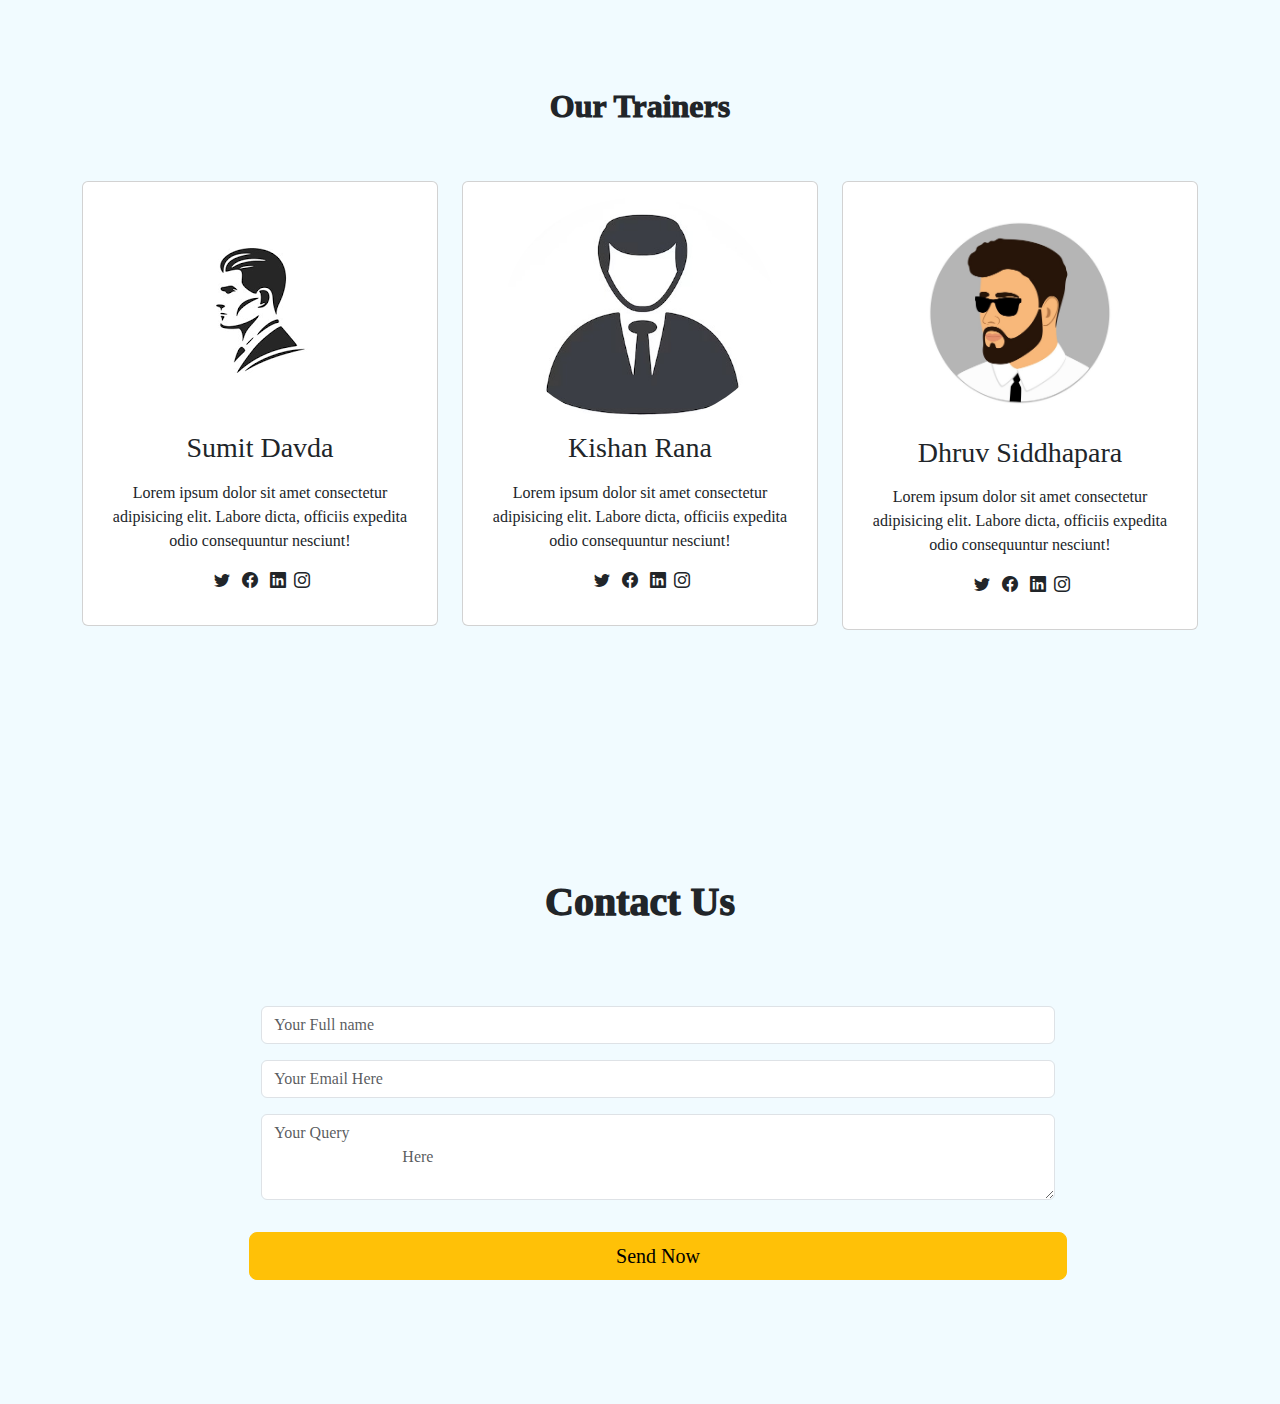
<file: web1.html>
<!DOCTYPE html>
<html lang="en">

<head>
    <meta charset="UTF-8">
    <meta name="viewport" content="width=device-width, initial-scale=1.0">
    <title>Govardhan institute</title>
    <link rel="stylesheet" href="https://cdn.jsdelivr.net/npm/bootstrap-icons@1.11.1/font/bootstrap-icons.css">
    <link href="https://cdn.jsdelivr.net/npm/bootstrap@5.3.2/dist/css/bootstrap.min.css" rel="stylesheet">
    <link rel="stylesheet" href="style.css">
</head>

<body>

    <nav class="navbar navbar-expand-lg bg-body-tertiary fixed-top">
        <div class="container">
            <a style="font-size: 30px;" class="navbar-brand" href="#"> <span class="text-warning">Govardhan</span>
                institute</a>
            <button class="navbar-toggler" type="button" data-bs-toggle="collapse"
                data-bs-target="#navbarSupportedContent" aria-controls="navbarSupportedContent" aria-expanded="false"
                aria-label="Toggle navigation">
                <span class="navbar-toggler-icon"></span>
            </button>
            <div class="collapse navbar-collapse" id="navbarSupportedContent">
                <ul class="navbar-nav ms-auto mb-2 mb-lg-0">
                    <li class="nav-item">
                        <a class="nav-link active" aria-current="page" href="#ho">Home</a>
                    </li>
                    <li class="nav-item">
                        <a class="nav-link" href="#ab">About Us</a>
                    </li>
                    <li class="nav-item">
                        <a class="nav-link" href="#se">Intership</a>
                    </li>
                    <li class="nav-item">
                        <a class="nav-link" href="#ce">courses</a>
                    </li>
                    <li class="nav-item">
                        <a class="nav-link" href="#ot">Trainer</a>
                    </li>
                    <li class="nav-item">
                        <a class="nav-link" href="#co">Contact Us</a>
                    </li>
                </ul>

            </div>
        </div>
    </nav>


    <!-- ========================================================================================================= -->


    <!-- SILEDER -->
    <!-- <section id="ho"> -->
    <div id="carouselExampleDark" class="carousel carousel-dark slide">
        <div class="carousel-indicators">
            <button type="button" data-bs-target="#carouselExampleDark" data-bs-slide-to="0" class="active"
                aria-current="true" aria-label="Slide 1"></button>
            <button type="button" data-bs-target="#carouselExampleDark" data-bs-slide-to="1"
                aria-label="Slide 2"></button>
            <button type="button" data-bs-target="#carouselExampleDark" data-bs-slide-to="2"
                aria-label="Slide 3"></button>
        </div>
        <div class="carousel-inner">
            <div class="carousel-item active" data-bs-interval="10000">
                <img src="./asset/9.jpg" class="d-block w-100" alt="...">
                <div class="carousel-caption ">
                    <h5 style="color: azure; font-size: 50px;">Machin Learning</h5>
                    <p style="color: azure; font-size: 30px;">Want to learn Machin Learning</p>
                    <p><a href="#" class="btn btn-warning mt-3">Learn More</a></p>
                </div>
            </div>
            <div class="carousel-item" data-bs-interval="2000">
                <img src="./asset/10.jpg" class="d-block w-100" alt="...">
                <div class="carousel-caption ">
                    <h5 style="color: azure; font-size: 50px;">Data Science</h5>
                    <p style="color: azure; font-size: 30px;">if you want to do data science</p>
                    <p><a href="#" class="btn btn-warning mt-3">Learn More</a></p>
                </div>
            </div>
            <div class="carousel-item">
                <img src="./asset/14.jpg" class="d-block w-100" alt="...">
                <div class="carousel-caption">
                    <h5 style="color: azure; font-size: 50px;">Data Analyst</h5>
                    <p style="color: azure; font-size: 30px;">Do You Want to do Data Analyst ??...</p>
                    <p><a href="#" class="btn btn-warning mt-3">Learn More</a></p>
                </div>
            </div>
        </div>
        <button class="carousel-control-prev" type="button" data-bs-target="#carouselExampleDark" data-bs-slide="prev">
            <span class="carousel-control-prev-icon" aria-hidden="true"></span>
            <span class="visually-hidden">Previous</span>
        </button>
        <button class="carousel-control-next" type="button" data-bs-target="#carouselExampleDark" data-bs-slide="next">
            <span class="carousel-control-next-icon" aria-hidden="true"></span>
            <span class="visually-hidden">Next</span>
        </button>
    </div>
    <!-- </section> -->
    <!-- about us page state -->
    <section id="ab" class="about section-padding">
        <div class="container-fluid">
            <div class="row">
                <center>
                    <h1 style="font-weight: 1000;"><br>
                        About Us
                    </h1>
                </center>
                <div class="col-lg-12 col-md-12 col-12 d-flex">
                    <div class="about-img">
                        <img src="./asset/15.jpg" alt="" class="img-fluid" style="width: 500px;">
                    </div>
                    <div class="col-lg-8 col-md-12 col-12 ps-lg-5 mt-md-5">
                        <div class="about-text">
                            <h2 style="font-size: 50px;">
                                We Provide Best Knownlage <br> and Intership Ever
                            </h2>
                            <p style="font-size: 20px;">
                                ovardhan Institute is a leading computer training institute in Surat, Gujarat, India. It
                                offers a variety of courses in programming languages, web development, software
                                development, and ethical hacking. The institute is known for its experienced and
                                qualified faculty, its state-of-the-art infrastructure, and its focus on practical
                                training.
                            </p>
                            <a href="#" class="btn btn-warning mt-3">Learn More</a>
                        </div>
                    </div>
                </div>
            </div>
        </div>
    </section>

    <!-- intership page start -->
    <section id="se" class="about section-padding">
        <div class="container-fluid">
            <div class="row">
                <center>
                    <h1 style="font-weight: 1000;">
                        Intership
                    </h1>
                </center>
                <div class="col-lg-12 col-md-12 col-12 d-flex"><br>
                    <div class="about-img"><br>
                        <img src="./asset/17.jpg" alt="" class="img-fluid" style="width: 500px;">
                    </div>
                    <div class="col-lg-8 col-md-12 col-12 ps-lg-5 mt-md-5">
                        <div class="about-text">
                            <h2
                                style="font-size: 30px; font-family: system-ui, -apple-system, BlinkMacSystemFont, 'Segoe UI', Roboto, Oxygen, Ubuntu, Cantarell, 'Open Sans', 'Helvetica Neue', sans-serif;">
                                We Provide Best Intership <br> Ever.
                            </h2>
                            <p style="font-size: 20px;">
                                The institute also offers a variety of short-term courses and workshops on specific
                                topics, such as SQL, Git, and JavaScript. Govardhan Institute has a team of experienced
                                and qualified faculty who are passionate about teaching. The faculty members have
                                extensive experience in the IT industry and are well-versed in the latest technologies.
                                The institute has a state-of-the-art infrastructure with well-equipped classrooms and
                                laboratories. The students have access to the latest software and hardware, which helps
                                them to learn the latest technologies and skills. Govardhan Institute focuses on
                                providing practical training to its students. The institute has tie-ups with leading IT
                                companies, which provides students with opportunities to gain hands-on experience in the
                                real world. Govardhan Institute has a strong track record of success. Many of its alumni
                                are now working in leading IT companies around the world. The institute has also been
                                ranked among the top computer training institutes in Surat.
                            </p>
                            <a href="#" class="btn btn-warning mt-3">Learn More</a>
                        </div>
                    </div>
                </div>
            </div>
        </div>
    </section>
    <!-- courses page start -->
    <section id="ce" class="about section-padding mb-10 mb-md-20 mg-max-20">
        <center>
            <h1 style="font-weight: 1000;">
                Our Courses
            </h1>
        </center><br>
        <div class="container" style="height: 500px;">
            <div class="row">
                <div class="col-12 col-md-12 col-lg-4">
                    <div class="text-white text-center bg-dark p-4">
                        <div class="card-body"></div>
                        <i class="bi bi-stack"></i>
                        <h3 class="card- title">Data Science</h3>
                        <p class="lead"> Data science is the process of using scientific methods to extract knowledge
                            and insights from data, which can then be used to solve real-world problems.</p>
                        <button class="btn btn-warning text-dark">Read More</button>
                    </div>
                </div>
                <div class="col-12 col-md-12 col-lg-4">
                    <div class="text-white text-center bg-dark p-4">
                        <div class="card-body"></div>
                        <i class="bi bi-server"></i>
                        <h3 class="card- title">Machin Learning</h3>
                        <p class="lead"> Machine learning is a powerful tool that can be used to solve a wide range of
                            problems, from spam filtering to medical diagnosis.
                            Machine learning is still a developing field, but it has the potential to revolutionize many
                            industries.</p>
                        <button class="btn btn-warning text-dark">Read More</button>
                    </div>
                </div>
                <div class="col-12 col-md-12 col-lg-4">
                    <div class="text-white text-center bg-dark p-4">
                        <div class="card-body"></div>
                        <i class="bi bi-snow3"></i>
                        <h3 class="card- title">Data Analyst</h3>
                        <p class="lead"> Data analysts use their skills in statistics, programming, and communication to
                            extract meaningful insights from data to help businesses make better decisions.</p>
                        <button class="btn btn-warning text-dark">Read More</button>
                    </div>
                </div>
            </div>
        </div>
    </section>

    <!-- our trainers page start -->
    <section id="ot" class="team section-padding">
        <div class="container">
            <div class="row">
                <div class="col-md-12">
                    <div class="section-header text-center pb-5">
                        <h2 style="font-weight: 1000;">Our Trainers</h2>
                    </div>
                </div>
            </div>
            <div class="row d-flex">
                <div class="col-12 col-md-6 col-lg-4">
                    <div class="card text-center">
                        <div class="card-body">
                            <img src="./asset/images (1).png" alt="" class="img-fluid rounded-circle">
                            <h3 class="card-title py-2">Sumit Davda</h3>
                            <p class="card-text">Lorem ipsum dolor sit amet consectetur adipisicing elit.
                                Labore dicta, officiis expedita odio consequuntur nesciunt!</p>
                            <p class="socials">
                                <i class="bi bi-twitter text-dark mx-1"></i>
                                <i class="bi bi-facebook text-dark mx-1"></i>
                                <i class="bi bi-linkedin text-dark mx-1"></i>
                                <i class="bi bi-instagram text-dark-mx-1"></i>
                            </p>
                        </div>
                    </div>
                </div>
                <div class="col-12 col-md-6 col-lg-4">
                    <div class="card text-center">
                        <div class="card-body">
                            <img src="./asset/team-2.jpg" style="width: 270px;" alt="" class="img-fluid rounded-circle">
                            <h3 class="card-title py-2">Kishan Rana</h3>
                            <p class="card-text">Lorem ipsum dolor sit amet consectetur adipisicing elit.
                                Labore dicta, officiis expedita odio consequuntur nesciunt!</p>
                            <p class="socials">
                                <i class="bi bi-twitter text-dark mx-1"></i>
                                <i class="bi bi-facebook text-dark mx-1"></i>
                                <i class="bi bi-linkedin text-dark mx-1"></i>
                                <i class="bi bi-instagram text-dark-mx-1"></i>
                            </p>
                        </div>
                    </div>
                </div>
                <div class="col-12 col-md-6 col-lg-4">
                    <div class="card text-center">
                        <div class="card-body">
                            <img src="./asset/team-3.jpg" style="width: 230px;" alt="" class="img-fluid rounded-circle">
                            <h3 class="card-title py-2">Dhruv Siddhapara</h3>
                            <p class="card-text">Lorem ipsum dolor sit amet consectetur adipisicing elit.
                                Labore dicta, officiis expedita odio consequuntur nesciunt!</p>
                            <p class="socials">
                                <i class="bi bi-twitter text-dark mx-1"></i>
                                <i class="bi bi-facebook text-dark mx-1"></i>
                                <i class="bi bi-linkedin text-dark mx-1"></i>
                                <i class="bi bi-instagram text-dark-mx-1"></i>
                            </p>
                        </div>
                    </div>
                </div>
            </div>
        </div>
    </section>
    <!-- contact us page -->
    <section id="co" class="about section-padding">
        <div class="container-fluid">
            <div class="row">
                <center>
                    <h1 style="font-weight: 1000;"><br>
                        Contact Us
                    </h1>
                </center>
                <div class="Contact">


                    <div class="col-lg-12 col-md-12 col-12  align-items-center">

                        <div class="row d-flex justify-content-center align-items-center">
                            <div class="col-lg-8 col-md-12 col-12 ps-lg-5 mt-md-5 ">

                                <div class="row m-0">
                                    <div class="col-md-12 p-0 pt-4 pb-4">
                                        <div class="row">
                                            <div class="col-md-12">
                                                <div class="mb-3">
                                                    <input type="text" class="form-control" required
                                                        placeholder="Your Full name">
                                                </div>
                                            </div>
                                            <div class="col-md-12">
                                                <div class="mb-3">
                                                    <input type="email" class="form-control" required
                                                        placeholder="Your Email Here">
                                                </div>
                                            </div>
                                            <div class="col-md-12">
                                                <div class="mb-3">
                                                    <textarea rows="3" required class="form-control" placeholder="Your Query
                                Here"></textarea>

                                                </div>
                                            </div>
                                            <button class="btn btn-warning btn-lg btn-block mt-3">Send Now</button>
                                        </div>
                                    </div>
                                </div>
                            </div>
                        </div>
                    </div>
                </div>
    </section>


    <script src="https://cdn.jsdelivr.net/npm/bootstrap@5.3.2/dist/js/bootstrap.bundle.min.js"></script>
</body>

</html>
</file>
<file: contact.css>
.container1 {
    width: 100%;
    height: 100vh;
    background: #3c5077;
    display: flex;
    align-items: center;
    justify-content: center;
}

.popup {
    width: 450px;
    height: 170px;
    background: #ffffff;
    border-radius: 6px;
    position: absolute;
    top: 0;
    left: 50%;
    transform: translate(-50%, -50%)scale(0.1);
    text-align: center;
    padding: 0 30px 30px;
    color: #333;
    visibility: hidden;
    transition: transform 0.4s, top 0.4s;
}

.open-popup {
    visibility: visible;
    top: 50%;
    transform: translate(-50%, -50%) scale(1);
}

.popup img {
    width: 100px;
    margin-top: -50px;
    border-radius: 50%;
    box-shadow: 0 2px 5px rgba(0, 0, 0, 0.2);
}

.popup h2 {
    font-size: 38px;
    font-weight: 500;
    margin: 30px 0 10px;
}

.popup button {
    width: 100%;
    margin-top: 50px;
    padding: 10px 0;
    background: #6fd649;
    color: #fff;
    border: 0;
    outline: none;
    font-size: 18px;
    border-radius: 4px;
    cursor: pointer;
    box-shadow: 0 5px 5px rgba(0, 0, 0, 0.2);

}
</file>
<file: style.css>
* {
    margin: 0;
    padding: 0;
    font-family: montserrat;
}

body {
    background: #f1fbff;
}

.section-padding {
    padding: 100px 0;
}

.carousel-item {
    height: 100vh;
    min-height: 300px;
}

.carousel-caption {
    bottom: 220px;
    z-index: 2;
}

.carousel-caption h5 {
    font-size: 45px;
    text-transform: uppercase;
    letter-spacing: 2px;
    margin-top: 25px;
}

.carousel-caption p {
    width: 60%;
    margin: auto;
    font-size: 18px;
    line-height: 1.9;
}

.carousel-inner::before {
    content: '';
    position: absolute;
    width: 100%;
    height: 100%;
    top: 0;
    left: 0;
    background: Orgba(0, 0, 0, 0.7);
    z-index: 1;
}

/* navbar */

.navbar-nav a {
    font-size: 15px;
    text-transform: uppercase;
    font-weight: 500;
}

.navbar-Light .navbar-brand {
    color: #000;
    font-size: 25px;
    text-transform: uppercase;
    font-weight: 700;
    letter-spacing: 2px;
}

.navbar-Light .navbar-brand:focus,
.navbar-Light .navbar-brand:hover {
    color: #000;
}

.navbar-Light .navbar-nav .navbar-link {
    color: #000;
}

.w-100 {
    height: 100vh;
}

/* === responsive css === */

@media only screen and (min-width: 768px) and (max-width: 991px) {
    .carousel-caption {
        bottom: 370px;
    }

    .carousel-caption p {
        width: 100%;
    }
}

@media only screen and (max-width: 767px) {
    .navbar-nav {
        text-align: center;
    }

    .carousel-caption {
        bottom: 125px;
    }

    .carousel-caption h5 {
        font-size: 17px;
    }

    .carousel-caption a {
        padding: 10px 15px;
    }

    .carousel-caption p {
        width: 100%;
        line-height: 1.6;
        font-size: 12px;
    }

    .Contact {
        height: 500px;
        width: 500px;
        padding-right: 150px;
    }
}
</file>
